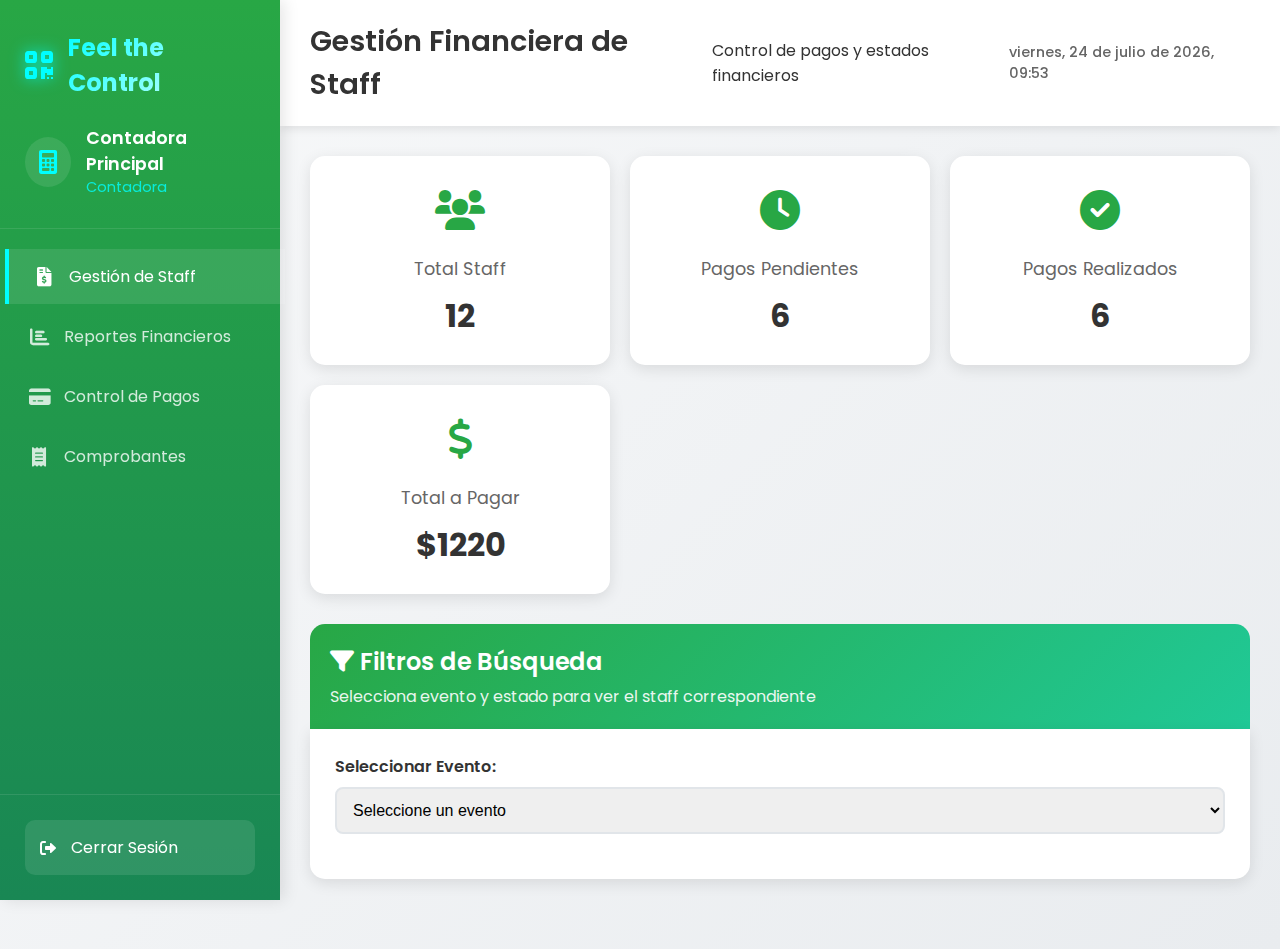
<file: contadora-dashboard.html>
<!DOCTYPE html>
<html lang="es">
<head>
    <meta charset="UTF-8">
    <meta name="viewport" content="width=device-width, initial-scale=1.0">
    <title>Dashboard Contadora - Feel the Control</title>
    <link rel="stylesheet" href="dashboard-styles.css">
    <link href="https://cdnjs.cloudflare.com/ajax/libs/font-awesome/6.0.0/css/all.min.css" rel="stylesheet">
    <link href="https://fonts.googleapis.com/css2?family=Poppins:wght@300;400;500;600;700&display=swap" rel="stylesheet">
    <style>
        .contadora-theme {
            --primary-color: #28a745;
            --secondary-color: #20c997;
            --accent-color: #198754;
        }

        .sidebar {
            background: linear-gradient(180deg, var(--primary-color) 0%, var(--accent-color) 100%);
        }

        .nav-link.active {
            background: var(--secondary-color);
        }

        .nav-link:hover {
            background: rgba(255,255,255,0.1);
        }

        .stat-card.revenue {
            background: linear-gradient(135deg, var(--primary-color), var(--secondary-color));
        }

        .management-section {
            margin-bottom: 40px;
        }

        .section-header {
            background: linear-gradient(135deg, var(--primary-color), var(--secondary-color));
            color: white;
            padding: 20px;
            border-radius: 15px 15px 0 0;
            margin-bottom: 0;
        }

        .section-title {
            font-size: 1.5rem;
            font-weight: 600;
            margin: 0;
        }

        .section-subtitle {
            opacity: 0.9;
            margin-top: 5px;
        }

        .filters-container {
            background: white;
            padding: 25px;
            border-radius: 0 0 15px 15px;
            box-shadow: 0 4px 15px rgba(0,0,0,0.1);
            margin-bottom: 20px;
        }

        .filter-group {
            display: grid;
            grid-template-columns: repeat(auto-fit, minmax(200px, 1fr));
            gap: 20px;
            margin-bottom: 20px;
        }

        .filter-item {
            display: flex;
            flex-direction: column;
        }

        .filter-label {
            font-weight: 600;
            color: #333;
            margin-bottom: 8px;
        }

        .filter-select {
            padding: 12px;
            border: 2px solid #e1e5e9;
            border-radius: 8px;
            font-size: 1rem;
            transition: all 0.3s ease;
        }

        .filter-select:focus {
            outline: none;
            border-color: var(--primary-color);
            box-shadow: 0 0 0 3px rgba(40,167,69,0.1);
        }

        .table-container {
            background: white;
            border-radius: 15px;
            overflow: hidden;
            box-shadow: 0 4px 15px rgba(0,0,0,0.1);
        }

        .staff-table {
            width: 100%;
            border-collapse: collapse;
        }

        .staff-table th {
            background: var(--primary-color);
            color: white;
            padding: 15px;
            text-align: left;
            font-weight: 600;
        }

        .staff-table td {
            padding: 15px;
            border-bottom: 1px solid #e1e5e9;
        }

        .staff-table tr:hover {
            background: #f8f9fa;
        }

        .status-badge {
            padding: 6px 12px;
            border-radius: 20px;
            font-size: 0.85rem;
            font-weight: 600;
            text-align: center;
            display: inline-block;
            min-width: 80px;
        }

        .status-pendiente {
            background: #fff3cd;
            color: #856404;
        }

        .status-pagado {
            background: #d1edff;
            color: #0c5460;
        }

        .action-btn {
            padding: 8px 15px;
            border: none;
            border-radius: 6px;
            cursor: pointer;
            font-size: 0.9rem;
            font-weight: 500;
            transition: all 0.3s ease;
            margin: 2px;
        }

        .btn-view {
            background: #0074D9;
            color: white;
        }

        .btn-view:hover {
            background: #005bb5;
        }

        .btn-pay {
            background: var(--primary-color);
            color: white;
        }

        .btn-pay:hover {
            background: var(--accent-color);
        }

        .btn-receipt {
            background: #6c757d;
            color: white;
        }

        .btn-receipt:hover {
            background: #5a6268;
        }

        .summary-cards {
            display: grid;
            grid-template-columns: repeat(auto-fit, minmax(250px, 1fr));
            gap: 20px;
            margin-bottom: 30px;
        }

        .summary-card {
            background: white;
            padding: 25px;
            border-radius: 15px;
            box-shadow: 0 4px 15px rgba(0,0,0,0.1);
            text-align: center;
        }

        .summary-icon {
            font-size: 2.5rem;
            margin-bottom: 15px;
            color: var(--primary-color);
        }

        .summary-title {
            font-size: 1.1rem;
            color: #666;
            margin-bottom: 10px;
        }

        .summary-value {
            font-size: 2rem;
            font-weight: 700;
            color: #333;
        }

        .no-data {
            text-align: center;
            padding: 40px;
            color: #666;
            font-style: italic;
        }
    </style>
</head>
<body class="contadora-theme">
    <!-- Sidebar -->
    <div class="sidebar">
        <div class="sidebar-header">
            <div class="logo">
                <i class="fas fa-qrcode"></i>
                <span>Feel the Control</span>
            </div>
            <div class="user-info">
                <div class="user-avatar">
                    <i class="fas fa-calculator"></i>
                </div>
                <div class="user-details">
                    <span class="user-name" id="userName">Contadora Principal</span>
                    <span class="user-role">Contadora</span>
                </div>
            </div>
        </div>

        <nav class="sidebar-nav">
            <ul>
                <li class="nav-item active">
                    <a href="#gestion" class="nav-link">
                        <i class="fas fa-file-invoice-dollar"></i>
                        <span>Gestión de Staff</span>
                    </a>
                </li>
                <li class="nav-item">
                    <a href="#reportes" class="nav-link">
                        <i class="fas fa-chart-bar"></i>
                        <span>Reportes Financieros</span>
                    </a>
                </li>
                <li class="nav-item">
                    <a href="#pagos" class="nav-link">
                        <i class="fas fa-credit-card"></i>
                        <span>Control de Pagos</span>
                    </a>
                </li>
                <li class="nav-item">
                    <a href="#comprobantes" class="nav-link">
                        <i class="fas fa-receipt"></i>
                        <span>Comprobantes</span>
                    </a>
                </li>
            </ul>
        </nav>

        <div class="sidebar-footer">
            <button class="logout-btn" onclick="logout()">
                <i class="fas fa-sign-out-alt"></i>
                <span>Cerrar Sesión</span>
            </button>
        </div>
    </div>

    <!-- Main Content -->
    <div class="main-content">
        <header class="top-header">
            <div class="header-left">
                <h1>Gestión Financiera de Staff</h1>
                <p>Control de pagos y estados financieros</p>
            </div>
            <div class="header-right">
                <div class="date-time" id="dateTime"></div>
            </div>
        </header>

        <div class="dashboard-content">
            <!-- Resumen General -->
            <div class="summary-cards">
                <div class="summary-card">
                    <div class="summary-icon">
                        <i class="fas fa-users"></i>
                    </div>
                    <div class="summary-title">Total Staff</div>
                    <div class="summary-value" id="totalStaff">0</div>
                </div>
                <div class="summary-card">
                    <div class="summary-icon">
                        <i class="fas fa-clock"></i>
                    </div>
                    <div class="summary-title">Pagos Pendientes</div>
                    <div class="summary-value" id="pagosPendientes">0</div>
                </div>
                <div class="summary-card">
                    <div class="summary-icon">
                        <i class="fas fa-check-circle"></i>
                    </div>
                    <div class="summary-title">Pagos Realizados</div>
                    <div class="summary-value" id="pagosRealizados">0</div>
                </div>
                <div class="summary-card">
                    <div class="summary-icon">
                        <i class="fas fa-dollar-sign"></i>
                    </div>
                    <div class="summary-title">Total a Pagar</div>
                    <div class="summary-value" id="totalPagar">$0</div>
                </div>
            </div>

            <!-- Sección de Gestión -->
            <div class="management-section">
                <div class="section-header">
                    <h2 class="section-title">
                        <i class="fas fa-filter"></i>
                        Filtros de Búsqueda
                    </h2>
                    <p class="section-subtitle">Selecciona evento y estado para ver el staff correspondiente</p>
                </div>

                <div class="filters-container">
                    <div class="filter-group">
                        <div class="filter-item">
                            <label class="filter-label">Seleccionar Evento:</label>
                            <select id="eventoSelect" class="filter-select">
                                <option value="">Seleccione un evento</option>
                                <option value="Evento 1">Evento 1</option>
                                <option value="Evento 2">Evento 2</option>
                                <option value="Evento 3">Evento 3</option>
                            </select>
                        </div>
                        <div class="filter-item" id="estadoSelectContainer" style="display: none;">
                            <label class="filter-label">Seleccionar Estado:</label>
                            <select id="estadoSelect" class="filter-select">
                                <option value="">Seleccione un estado</option>
                                <option value="Pendiente">Staff Pendientes</option>
                                <option value="Pagado">Staff Pagados</option>
                            </select>
                        </div>
                    </div>
                </div>
            </div>

            <!-- Tabla de Staff -->
            <div class="table-container" id="tablaContainer" style="display: none;">
                <table class="staff-table">
                    <thead>
                        <tr>
                            <th>Cédula</th>
                            <th>Nombre</th>
                            <th>Valor</th>
                            <th>Archivo</th>
                            <th>Estado</th>
                            <th>Acciones</th>
                        </tr>
                    </thead>
                    <tbody id="staffTableBody">
                        <!-- Los datos se cargarán dinámicamente -->
                    </tbody>
                </table>
            </div>

            <div class="no-data" id="noDataMessage" style="display: none;">
                <i class="fas fa-inbox fa-3x" style="color: #ddd; margin-bottom: 20px;"></i>
                <h3>No hay datos disponibles</h3>
                <p>Selecciona un evento y estado para ver la información del staff</p>
            </div>
        </div>
    </div>

    <script src="contadora-dashboard.js"></script>
</body>
</html>
</file>
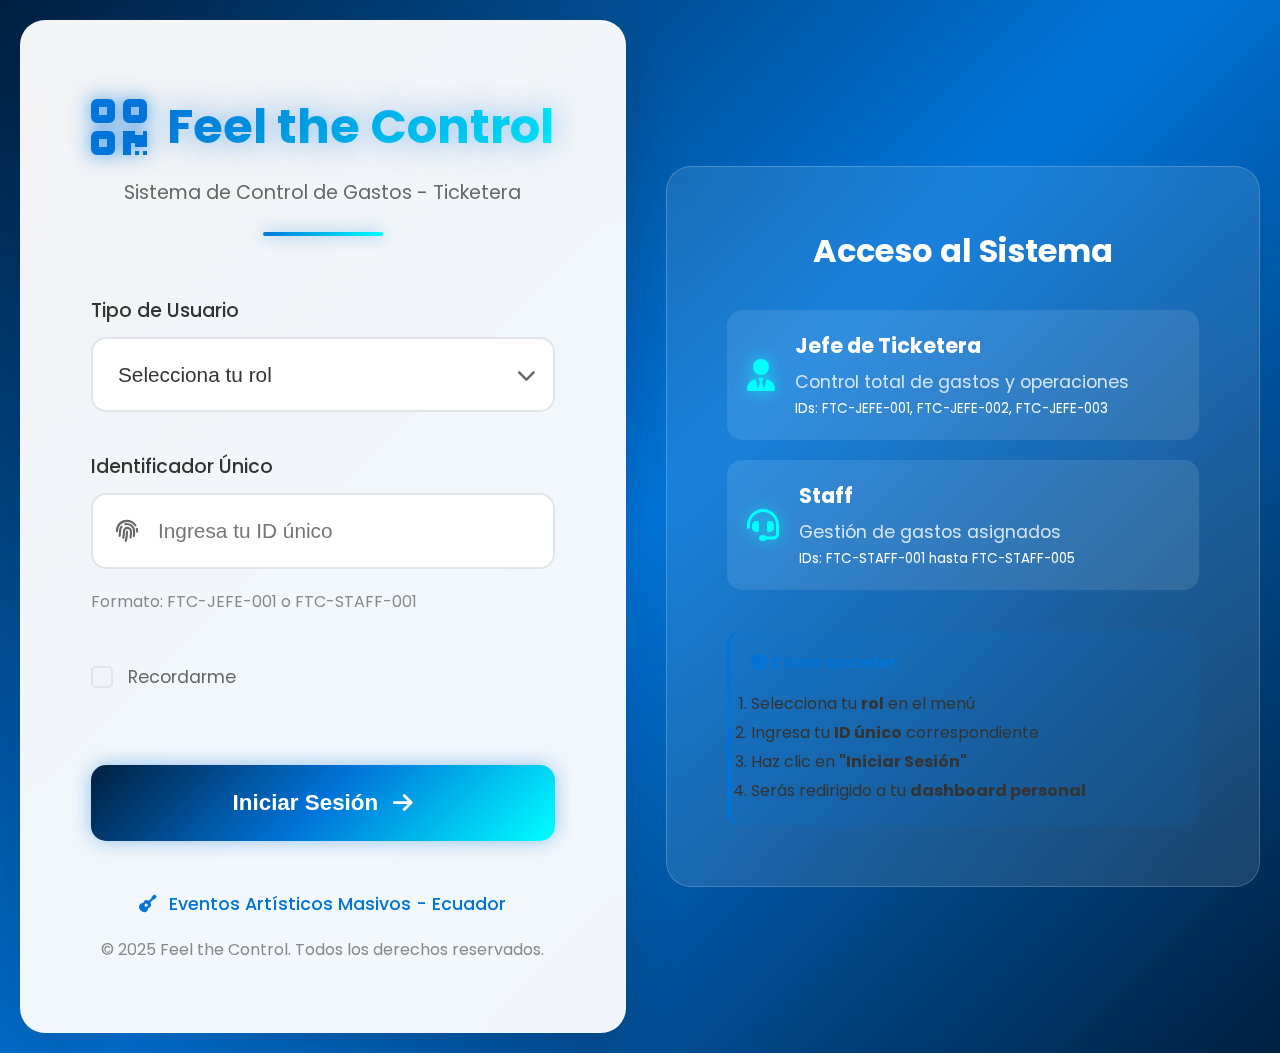
<file: index-backup.html>
<!DOCTYPE html>
<html lang="es">
<head>
    <meta charset="UTF-8">
    <meta name="viewport" content="width=device-width, initial-scale=1.0">
    <title>Feel the Control - Sistema de Login</title>
    <link rel="stylesheet" href="styles.css">
    <link href="https://cdnjs.cloudflare.com/ajax/libs/font-awesome/6.0.0/css/all.min.css" rel="stylesheet">
    <link href="https://fonts.googleapis.com/css2?family=Poppins:wght@300;400;500;600;700&display=swap" rel="stylesheet">
</head>
<body>
    <div class="background-animation">
        <div class="ticket-float ticket-1"></div>
        <div class="ticket-float ticket-2"></div>
        <div class="ticket-float ticket-3"></div>
        <div class="ticket-float ticket-4"></div>
        <div class="ticket-float ticket-5"></div>
    </div>

    <div class="login-container">
        <div class="login-card">
            <div class="header">
                <div class="logo-container">
                    <i class="fas fa-qrcode logo-icon"></i>
                    <h1>Feel the Control</h1>
                </div>
                <p class="subtitle">Sistema de Control de Gastos - Ticketera</p>
                <div class="decorative-line"></div>
            </div>

            <form class="login-form" id="loginForm">
                <div class="input-group">
                    <label for="userRole">Tipo de Usuario</label>
                    <div class="select-wrapper">
                        <select id="userRole" name="userRole" required>
                            <option value="">Selecciona tu rol</option>
                            <option value="jefe">Jefe de Ticketera</option>
                            <option value="staff">Staff</option>
                        </select>
                        <i class="fas fa-chevron-down select-arrow"></i>
                    </div>
                </div>

                <div class="input-group">
                    <label for="userId">Identificador Único</label>
                    <div class="input-wrapper">
                        <i class="fas fa-fingerprint input-icon"></i>
                        <input type="text" id="userId" name="userId" placeholder="Ingresa tu ID único" required>
                    </div>
                    <small class="input-hint">Formato: FTC-JEFE-001 o FTC-STAFF-001</small>
                </div>

                <div class="remember-forgot">
                    <label class="remember-me">
                        <input type="checkbox" id="rememberMe">
                        <span class="checkmark"></span>
                        Recordarme
                    </label>
                </div>

                <button type="submit" class="login-btn">
                    <span class="btn-text">Iniciar Sesión</span>
                    <i class="fas fa-arrow-right btn-icon"></i>
                </button>
            </form>

            <div class="footer">
                <div class="event-info">
                    <i class="fas fa-guitar"></i>
                    <span>Eventos Artísticos Masivos - Ecuador</span>
                </div>
                <p class="copyright">&copy; 2025 Feel the Control. Todos los derechos reservados.</p>
            </div>
        </div>

        <div class="info-panel">
            <div class="panel-content">
                <h3>Acceso al Sistema</h3>
                <div class="role-info">
                    <div class="role-item">
                        <i class="fas fa-user-tie"></i>
                        <div>
                            <strong>Jefe de Ticketera</strong>
                            <p>Control total de gastos y operaciones</p>
                            <small>IDs: FTC-JEFE-001, FTC-JEFE-002, FTC-JEFE-003</small>
                        </div>
                    </div>
                    <div class="role-item">
                        <i class="fas fa-headset"></i>
                        <div>
                            <strong>Staff</strong>
                            <p>Gestión de gastos asignados</p>
                            <small>IDs: FTC-STAFF-001 hasta FTC-STAFF-005</small>
                        </div>
                    </div>
                </div>
                <div style="background: rgba(0, 116, 217, 0.1); padding: 20px; border-radius: 15px; margin-top: 30px; border-left: 4px solid #0074D9;">
                    <h4 style="color: #0074D9; margin-bottom: 15px;">
                        <i class="fas fa-info-circle"></i> Cómo acceder:
                    </h4>
                    <ol style="color: #333; line-height: 1.8;">
                        <li>Selecciona tu <strong>rol</strong> en el menú</li>
                        <li>Ingresa tu <strong>ID único</strong> correspondiente</li>
                        <li>Haz clic en <strong>"Iniciar Sesión"</strong></li>
                        <li>Serás redirigido a tu <strong>dashboard personal</strong></li>
                    </ol>
                </div>
            </div>
        </div>
    </div>

    <script src="script-simple.js"></script>
</body>
</html>
</file>
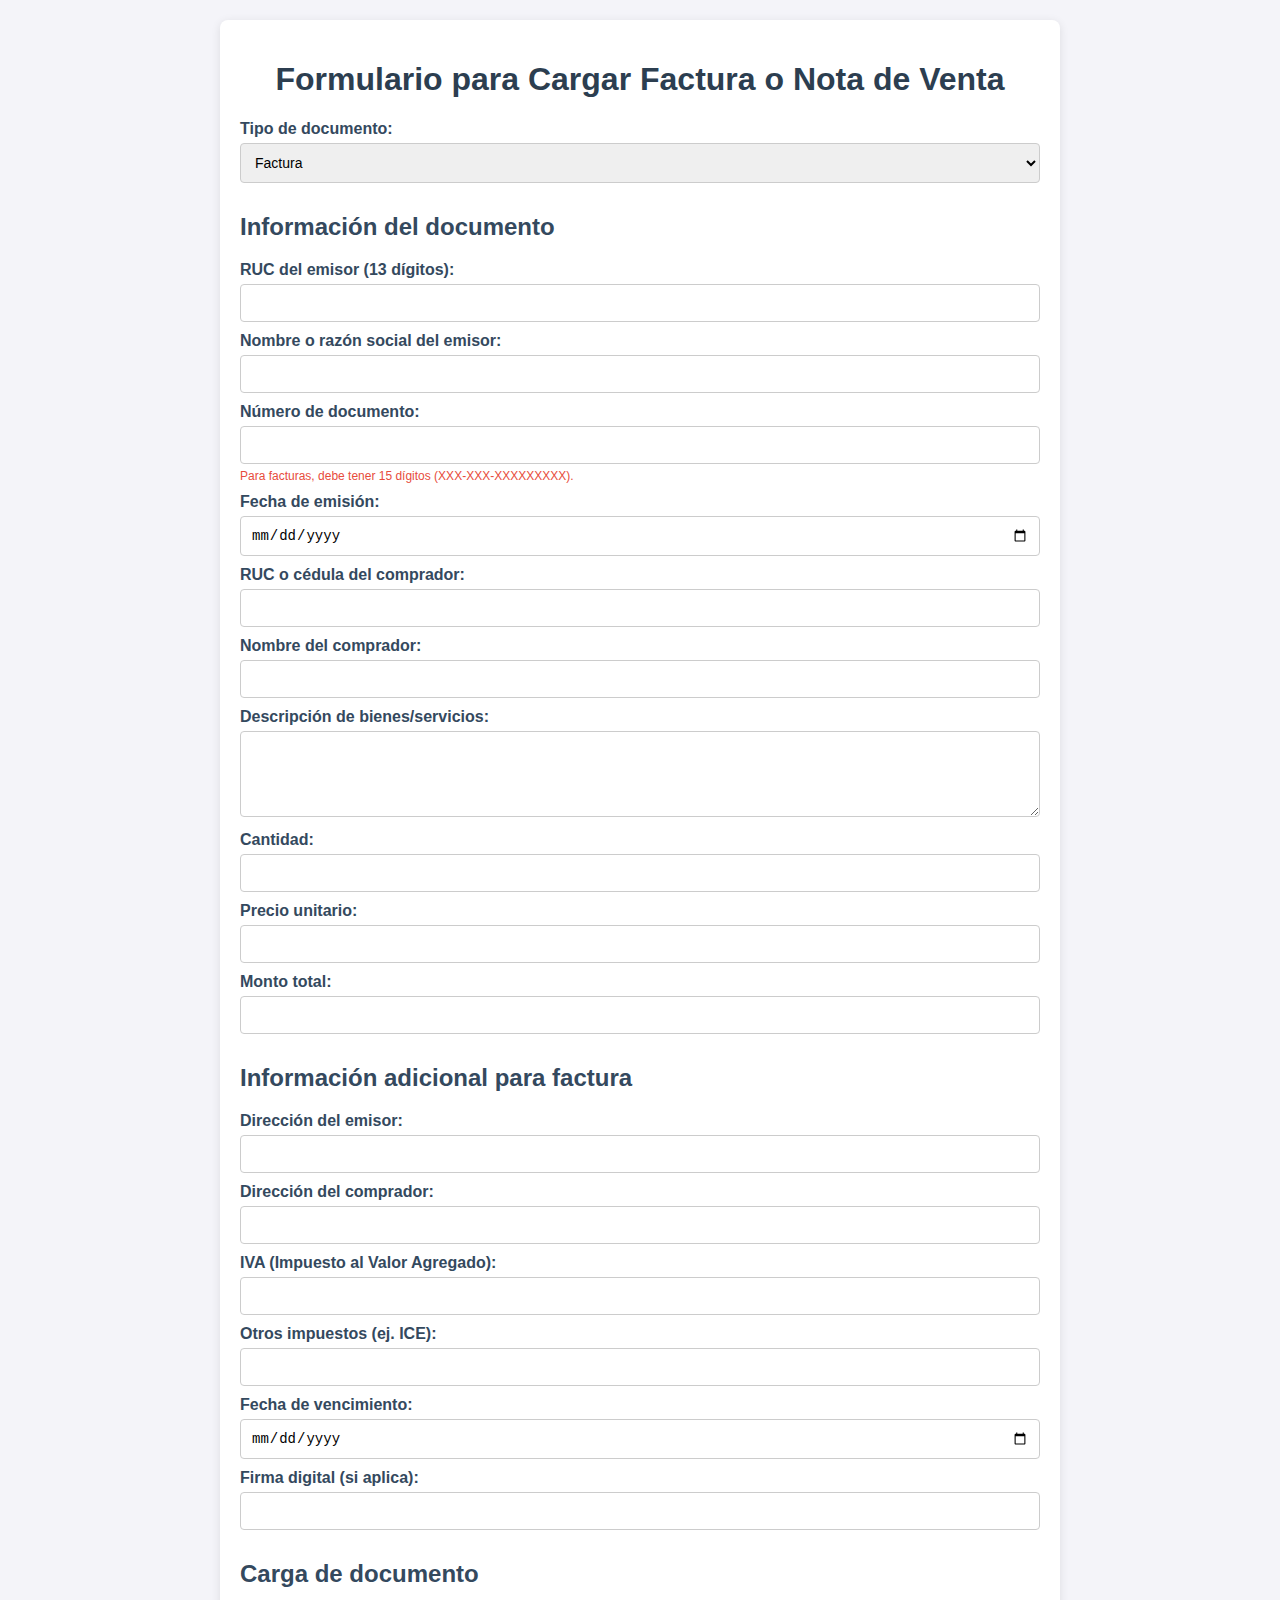
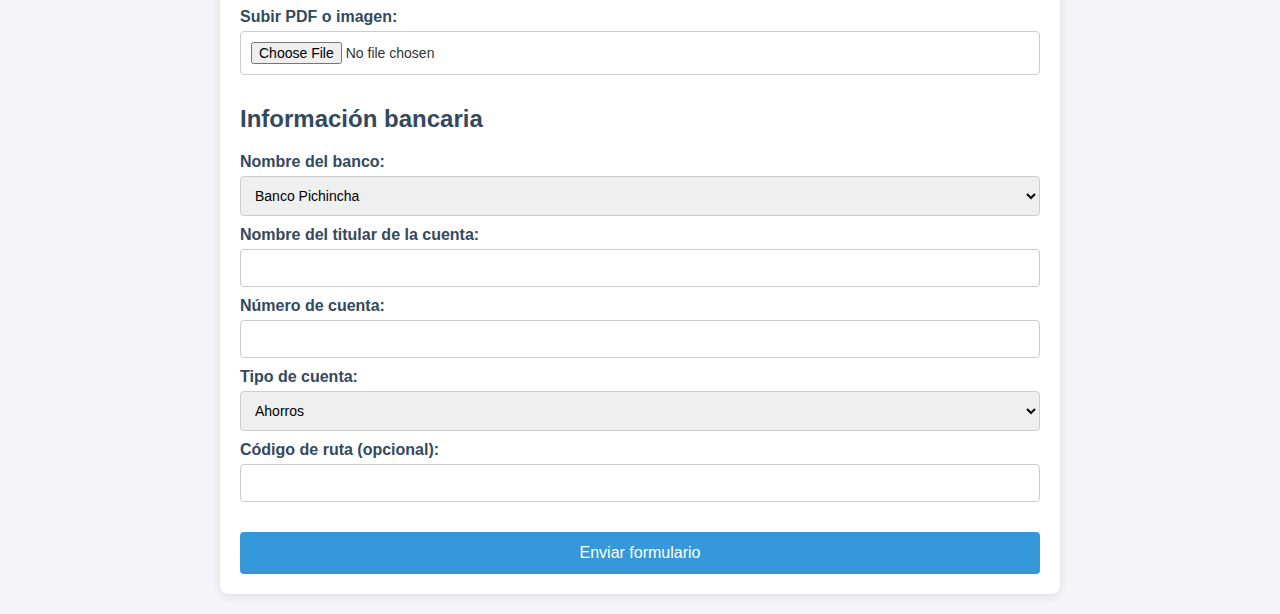
<file: InterfazStaff.html>
<!DOCTYPE html>
<html lang="es">
<head>
    <meta charset="UTF-8">
    <meta name="viewport" content="width=device-width, initial-scale=1.0">
    <title>Formulario para Factura o Nota de Venta</title>
    <style>
        body {
            font-family: 'Arial', sans-serif;
            margin: 0;
            padding: 20px;
            background-color: #f4f4f9;
            color: #333;
        }
        .container {
            max-width: 800px;
            margin: 0 auto;
            padding: 20px;
            background-color: #fff;
            border-radius: 8px;
            box-shadow: 0 2px 10px rgba(0,0,0,0.1);
        }
        h1 {
            text-align: center;
            color: #2c3e50;
        }
        h2 {
            color: #34495e;
            margin-top: 20px;
        }
        .form-section {
            margin-bottom: 20px;
        }
        label {
            display: block;
            margin-bottom: 5px;
            font-weight: bold;
            color: #34495e;
        }
        input, select, textarea {
            width: 100%;
            padding: 10px;
            margin-bottom: 10px;
            border: 1px solid #ccc;
            border-radius: 4px;
            box-sizing: border-box;
            font-size: 14px;
        }
        input:focus, select:focus, textarea:focus {
            border-color: #3498db;
            outline: none;
        }
        .hidden {
            display: none;
        }
        button {
            background-color: #3498db;
            color: white;
            padding: 12px 20px;
            border: none;
            border-radius: 4px;
            cursor: pointer;
            width: 100%;
            font-size: 16px;
        }
        button:hover {
            background-color: #2980b9;
        }
        .legend-note {
            background-color: #e8f4f8;
            padding: 10px;
            border-left: 4px solid #3498db;
            margin-bottom: 10px;
            font-size: 14px;
        }
        .error {
            color: #e74c3c;
            font-size: 12px;
            margin-top: -5px;
            margin-bottom: 10px;
            display: none;
        }
        @media (max-width: 600px) {
            .container {
                padding: 15px;
            }
            button {
                font-size: 14px;
            }
        }
    </style>
</head>
<body>
    <div class="container">
        <h1>Formulario para Cargar Factura o Nota de Venta</h1>
        <form id="documentForm" enctype="multipart/form-data">
            <!-- Selección del tipo de documento -->
            <div class="form-section">
                <label for="documentType">Tipo de documento:</label>
                <select id="documentType" name="documentType" onchange="toggleFields()">
                    <option value="factura">Factura</option>
                    <option value="notaVenta">Nota de Venta</option>
                </select>
            </div>

            <!-- Campos comunes -->
            <div class="form-section" id="commonFields">
                <h2>Información del documento</h2>
                <label for="issuerRUC">RUC del emisor (13 dígitos):</label>
                <input type="text" id="issuerRUC" name="issuerRUC" pattern="\d{13}" title="Debe contener 13 dígitos" required>
                <span class="error" id="issuerRUCError">El RUC debe contener 13 dígitos.</span>

                <label for="issuerName">Nombre o razón social del emisor:</label>
                <input type="text" id="issuerName" name="issuerName" required>

                <label for="documentNumber">Número de documento:</label>
                <input type="text" id="documentNumber" name="documentNumber" required>
                <span class="error" id="documentNumberError">Para facturas, debe tener 15 dígitos (XXX-XXX-XXXXXXXXX).</span>

                <label for="issueDate">Fecha de emisión:</label>
                <input type="date" id="issueDate" name="issueDate" required>

                <label for="buyerID">RUC o cédula del comprador:</label>
                <input type="text" id="buyerID" name="buyerID" required>

                <label for="buyerName">Nombre del comprador:</label>
                <input type="text" id="buyerName" name="buyerName" required>

                <label for="description">Descripción de bienes/servicios:</label>
                <textarea id="description" name="description" rows="4" required></textarea>

                <label for="quantity">Cantidad:</label>
                <input type="number" id="quantity" name="quantity" min="1" required>

                <label for="unitPrice">Precio unitario:</label>
                <input type="number" id="unitPrice" name="unitPrice" step="0.01" min="0" required>

                <label for="totalAmount">Monto total:</label>
                <input type="number" id="totalAmount" name="totalAmount" step="0.01" min="0" required>
            </div>

            <!-- Campos específicos para factura -->
            <div id="invoiceFields" class="form-section hidden">
                <h2>Información adicional para factura</h2>
                <label for="issuerAddress">Dirección del emisor:</label>
                <input type="text" id="issuerAddress" name="issuerAddress">

                <label for="buyerAddress">Dirección del comprador:</label>
                <input type="text" id="buyerAddress" name="buyerAddress">

                <label for="iva">IVA (Impuesto al Valor Agregado):</label>
                <input type="number" id="iva" name="iva" step="0.01" min="0">

                <label for="otherTaxes">Otros impuestos (ej. ICE):</label>
                <input type="number" id="otherTaxes" name="otherTaxes" step="0.01" min="0">

                <label for="expirationDate">Fecha de vencimiento:</label>
                <input type="date" id="expirationDate" name="expirationDate">

                <label for="digitalSignature">Firma digital (si aplica):</label>
                <input type="text" id="digitalSignature" name="digitalSignature">
            </div>

            <!-- Leyenda para nota de venta RIMPE -->
            <div id="notaVentaLegend" class="form-section hidden">
                <h2>Leyenda para Nota de Venta RIMPE</h2>
                <div class="legend-note">
                    <p>Debe incluir la leyenda: <strong>"Contribuyente RIMPE – Negocio Popular"</strong></p>
                </div>
            </div>

            <!-- Carga de documento -->
            <div class="form-section">
                <h2>Carga de documento</h2>
                <label for="documentFile">Subir PDF o imagen:</label>
                <input type="file" id="documentFile" name="documentFile" accept=".pdf,.jpg,.png" required>
                <span class="error" id="documentFileError">Por favor, suba un archivo en formato PDF, JPG o PNG.</span>
            </div>

            <!-- Información bancaria -->
            <div class="form-section">
                <h2>Información bancaria</h2>
                <label for="bankName">Nombre del banco:</label>
                <select id="bankName" name="bankName" onchange="toggleBankField()">
                    <option value="Banco Pichincha">Banco Pichincha</option>
                    <option value="Banco Guayaquil">Banco Guayaquil</option>
                    <option value="Banco del Pacífico">Banco del Pacífico</option>
                    <option value="Produbanco">Produbanco</option>
                    <option value="Banco Internacional">Banco Internacional</option>
                    <option value="Banco Bolivariano">Banco Bolivariano</option>
                    <option value="Banco del Austro">Banco del Austro</option>
                    <option value="Banco de Desarrollo del Ecuador">Banco de Desarrollo del Ecuador</option>
                    <option value="other">Otro</option>
                </select>
                <input type="text" id="otherBank" name="otherBank" placeholder="Especifique el banco" class="hidden">

                <label for="accountHolder">Nombre del titular de la cuenta:</label>
                <input type="text" id="accountHolder" name="accountHolder" required>

                <label for="accountNumber">Número de cuenta:</label>
                <input type="text" id="accountNumber" name="accountNumber" required>
                <span class="error" id="accountNumberError">El número de cuenta debe ser válido (10-20 dígitos).</span>

                <label for="accountType">Tipo de cuenta:</label>
                <select id="accountType" name="accountType" required>
                    <option value="ahorros">Ahorros</option>
                    <option value="corriente">Corriente</option>
                </select>

                <label for="routingCode">Código de ruta (opcional):</label>
                <input type="text" id="routingCode" name="routingCode">
            </div>

            <!-- Botón de envío -->
            <button type="submit">Enviar formulario</button>
        </form>
    </div>

    <script>
        function toggleFields() {
            const documentType = document.getElementById('documentType').value;
            const invoiceFields = document.getElementById('invoiceFields');
            const notaVentaLegend = document.getElementById('notaVentaLegend');
            const documentNumber = document.getElementById('documentNumber');
            const documentNumberError = document.getElementById('documentNumberError');

            if (documentType === 'factura') {
                invoiceFields.classList.remove('hidden');
                notaVentaLegend.classList.add('hidden');
                documentNumber.pattern = "\\d{3}-\\d{3}-\\d{9}";
                documentNumber.title = "Debe tener 15 dígitos (XXX-XXX-XXXXXXXXX)";
                documentNumberError.style.display = 'block';
            } else {
                invoiceFields.classList.add('hidden');
                notaVentaLegend.classList.remove('hidden');
                documentNumber.pattern = "";
                documentNumber.title = "";
                documentNumberError.style.display = 'none';
            }
        }

        function toggleBankField() {
            const bankName = document.getElementById('bankName').value;
            const otherBank = document.getElementById('otherBank');
            if (bankName === 'other') {
                otherBank.classList.remove('hidden');
                otherBank.setAttribute('required', 'required');
            } else {
                otherBank.classList.add('hidden');
                otherBank.removeAttribute('required');
            }
        }

        // Validación del formulario
        document.getElementById('documentForm').addEventListener('submit', function(event) {
            let valid = true;

            // Validar RUC
            const issuerRUC = document.getElementById('issuerRUC').value;
            const issuerRUCError = document.getElementById('issuerRUCError');
            if (!/^\d{13}$/.test(issuerRUC)) {
                issuerRUCError.style.display = 'block';
                valid = false;
            } else {
                issuerRUCError.style.display = 'none';
            }

            // Validar número de documento para factura
            const documentType = document.getElementById('documentType').value;
            const documentNumber = document.getElementById('documentNumber').value;
            const documentNumberError = document.getElementById('documentNumberError');
            if (documentType === 'factura' && !/^\d{3}-\d{3}-\d{9}$/.test(documentNumber)) {
                documentNumberError.style.display = 'block';
                valid = false;
            } else {
                documentNumberError.style.display = 'none';
            }

            // Validar archivo
            const documentFile = document.getElementById('documentFile').value;
            const documentFileError = document.getElementById('documentFileError');
            if (!documentFile.match(/\.(pdf|jpg|png)$/i)) {
                documentFileError.style.display = 'block';
                valid = false;
            } else {
                documentFileError.style.display = 'none';
            }

            // Validar número de cuenta
            const accountNumber = document.getElementById('accountNumber').value;
            const accountNumberError = document.getElementById('accountNumberError');
            if (!/^\d{10,20}$/.test(accountNumber)) {
                accountNumberError.style.display = 'block';
                valid = false;
            } else {
                accountNumberError.style.display = 'none';
            }

            if (!valid) {
                event.preventDefault();
                alert('Por favor, corrija los errores en el formulario.');
            }
        });

        // Inicializar visibilidad de campos
        toggleFields();
    </script>
</body>
</html>
</file>
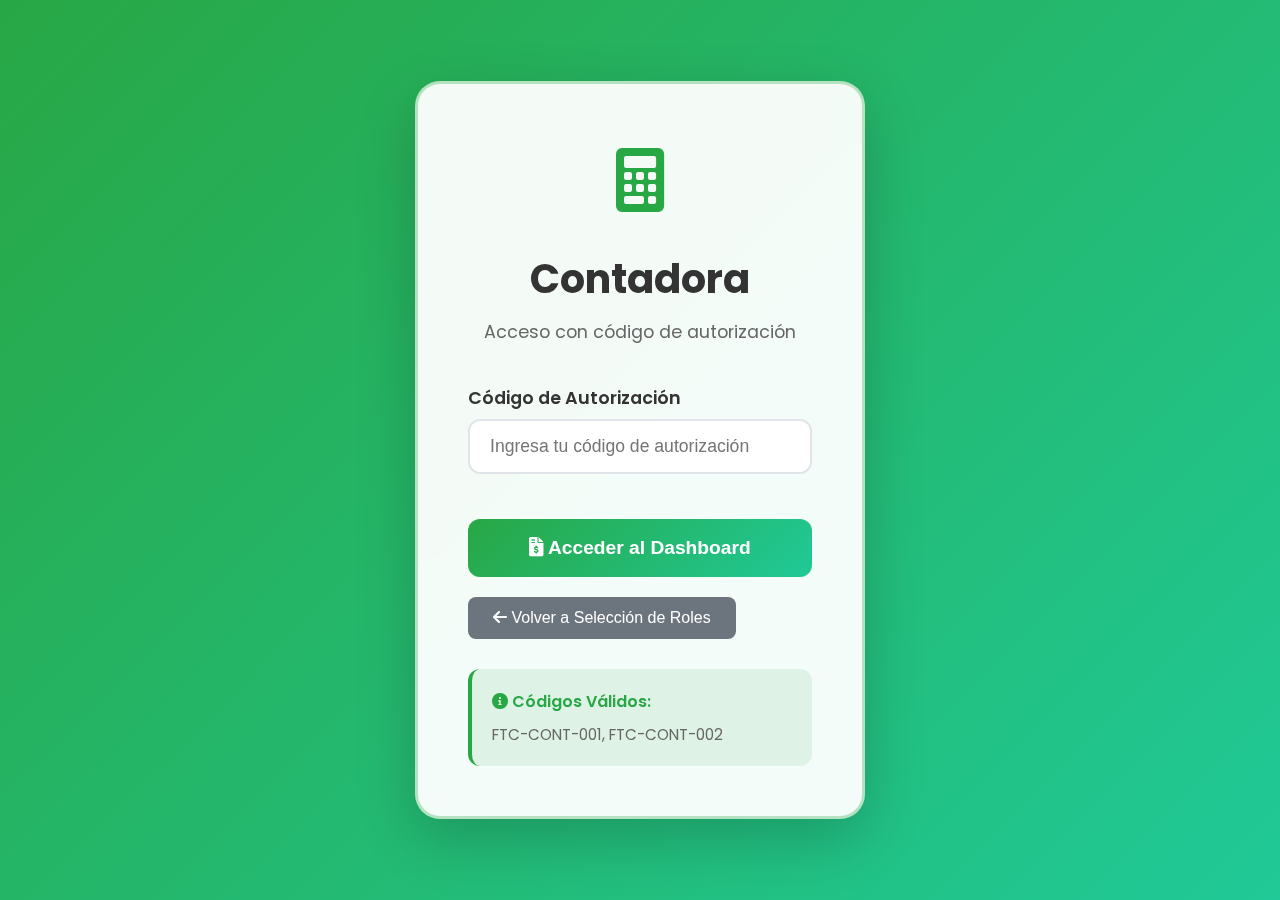
<file: login-contadora.html>
<!DOCTYPE html>
<html lang="es">
<head>
    <meta charset="UTF-8">
    <meta name="viewport" content="width=device-width, initial-scale=1.0">
    <title>Feel the Control - Acceso Contadora</title>
    <link rel="stylesheet" href="styles.css">
    <link href="https://cdnjs.cloudflare.com/ajax/libs/font-awesome/6.0.0/css/all.min.css" rel="stylesheet">
    <link href="https://fonts.googleapis.com/css2?family=Poppins:wght@300;400;500;600;700&display=swap" rel="stylesheet">
    <style>
        .login-specific {
            min-height: 100vh;
            background: linear-gradient(135deg, #28a745 0%, #20c997 100%);
            display: flex;
            align-items: center;
            justify-content: center;
            padding: 20px;
        }

        .login-card-specific {
            background: rgba(255,255,255,0.95);
            border-radius: 25px;
            padding: 50px;
            max-width: 450px;
            width: 100%;
            box-shadow: 0 20px 60px rgba(0,0,0,0.2);
            backdrop-filter: blur(10px);
            border: 3px solid rgba(40,167,69,0.3);
        }

        .role-header {
            text-align: center;
            margin-bottom: 40px;
        }

        .role-icon-large {
            font-size: 4rem;
            color: #28a745;
            margin-bottom: 20px;
        }

        .role-title-large {
            font-size: 2.5rem;
            font-weight: 700;
            color: #333;
            margin-bottom: 10px;
        }

        .role-subtitle {
            color: #666;
            font-size: 1.1rem;
        }

        .auth-form {
            margin-top: 30px;
        }

        .input-group-specific {
            margin-bottom: 25px;
        }

        .input-label {
            display: block;
            font-weight: 600;
            color: #333;
            margin-bottom: 8px;
            font-size: 1.1rem;
        }

        .input-field {
            width: 100%;
            padding: 15px 20px;
            border: 2px solid #e1e5e9;
            border-radius: 12px;
            font-size: 1.1rem;
            transition: all 0.3s ease;
            box-sizing: border-box;
        }

        .input-field:focus {
            outline: none;
            border-color: #28a745;
            box-shadow: 0 0 0 3px rgba(40,167,69,0.1);
        }

        .auth-btn {
            width: 100%;
            background: linear-gradient(135deg, #28a745, #20c997);
            color: white;
            border: none;
            padding: 18px;
            border-radius: 12px;
            font-size: 1.2rem;
            font-weight: 600;
            cursor: pointer;
            transition: all 0.3s ease;
            margin-top: 20px;
        }

        .auth-btn:hover {
            transform: translateY(-2px);
            box-shadow: 0 8px 25px rgba(40,167,69,0.3);
        }

        .back-btn {
            background: #6c757d;
            color: white;
            border: none;
            padding: 12px 25px;
            border-radius: 8px;
            cursor: pointer;
            font-size: 1rem;
            margin-top: 20px;
            transition: all 0.3s ease;
        }

        .back-btn:hover {
            background: #5a6268;
        }

        .info-box {
            background: rgba(40,167,69,0.1);
            padding: 20px;
            border-radius: 12px;
            margin-top: 30px;
            border-left: 4px solid #28a745;
        }

        .info-title {
            font-weight: 600;
            color: #28a745;
            margin-bottom: 10px;
        }

        .info-text {
            color: #666;
            font-size: 0.95rem;
            line-height: 1.5;
        }
    </style>
</head>
<body>
    <div class="login-specific">
        <div class="login-card-specific">
            <div class="role-header">
                <div class="role-icon-large">
                    <i class="fas fa-calculator"></i>
                </div>
                <h1 class="role-title-large">Contadora</h1>
                <p class="role-subtitle">Acceso con código de autorización</p>
            </div>

            <form class="auth-form" id="contadoraLoginForm">
                <div class="input-group-specific">
                    <label class="input-label" for="contadoraCode">Código de Autorización</label>
                    <input 
                        type="password" 
                        id="contadoraCode" 
                        name="contadoraCode" 
                        class="input-field"
                        placeholder="Ingresa tu código de autorización"
                        required
                        autocomplete="off"
                    >
                </div>

                <button type="submit" class="auth-btn">
                    <i class="fas fa-file-invoice-dollar"></i>
                    Acceder al Dashboard
                </button>
            </form>

            <button class="back-btn" onclick="goBack()">
                <i class="fas fa-arrow-left"></i>
                Volver a Selección de Roles
            </button>

            <div class="info-box">
                <div class="info-title">
                    <i class="fas fa-info-circle"></i>
                    Códigos Válidos:
                </div>
                <div class="info-text">
                    FTC-CONT-001, FTC-CONT-002
                </div>
            </div>
        </div>
    </div>

    <script>
        // Datos de contadoras
        const contadoras = [
            { code: 'FTC-CONT-001', name: 'Contadora Principal' },
            { code: 'FTC-CONT-002', name: 'Contadora Auxiliar' }
        ];

        document.getElementById('contadoraLoginForm').addEventListener('submit', function(e) {
            e.preventDefault();
            
            const code = document.getElementById('contadoraCode').value.trim().toUpperCase();
            
            if (!code) {
                alert('❌ Por favor ingresa el código de autorización');
                return;
            }

            const contadora = contadoras.find(c => c.code === code);
            
            if (contadora) {
                // Guardar datos de sesión
                localStorage.setItem('currentUser', JSON.stringify({
                    id: contadora.code,
                    name: contadora.name,
                    role: 'contadora',
                    loginTime: new Date().toISOString()
                }));

                alert(`🎉 ¡Bienvenida ${contadora.name}!\nAccediendo al dashboard...`);
                
                setTimeout(() => {
                    window.location.href = 'contadora-dashboard.html';
                }, 1000);
                
            } else {
                alert('❌ Código de autorización inválido\n\nCódigos válidos:\n' + 
                      contadoras.map(c => c.code).join('\n'));
            }
        });

        function goBack() {
            window.location.href = 'index.html';
        }

        // Efecto de focus en el input
        document.getElementById('contadoraCode').addEventListener('focus', function() {
            this.parentElement.style.transform = 'scale(1.02)';
        });

        document.getElementById('contadoraCode').addEventListener('blur', function() {
            this.parentElement.style.transform = 'scale(1)';
        });
    </script>
</body>
</html>
</file>
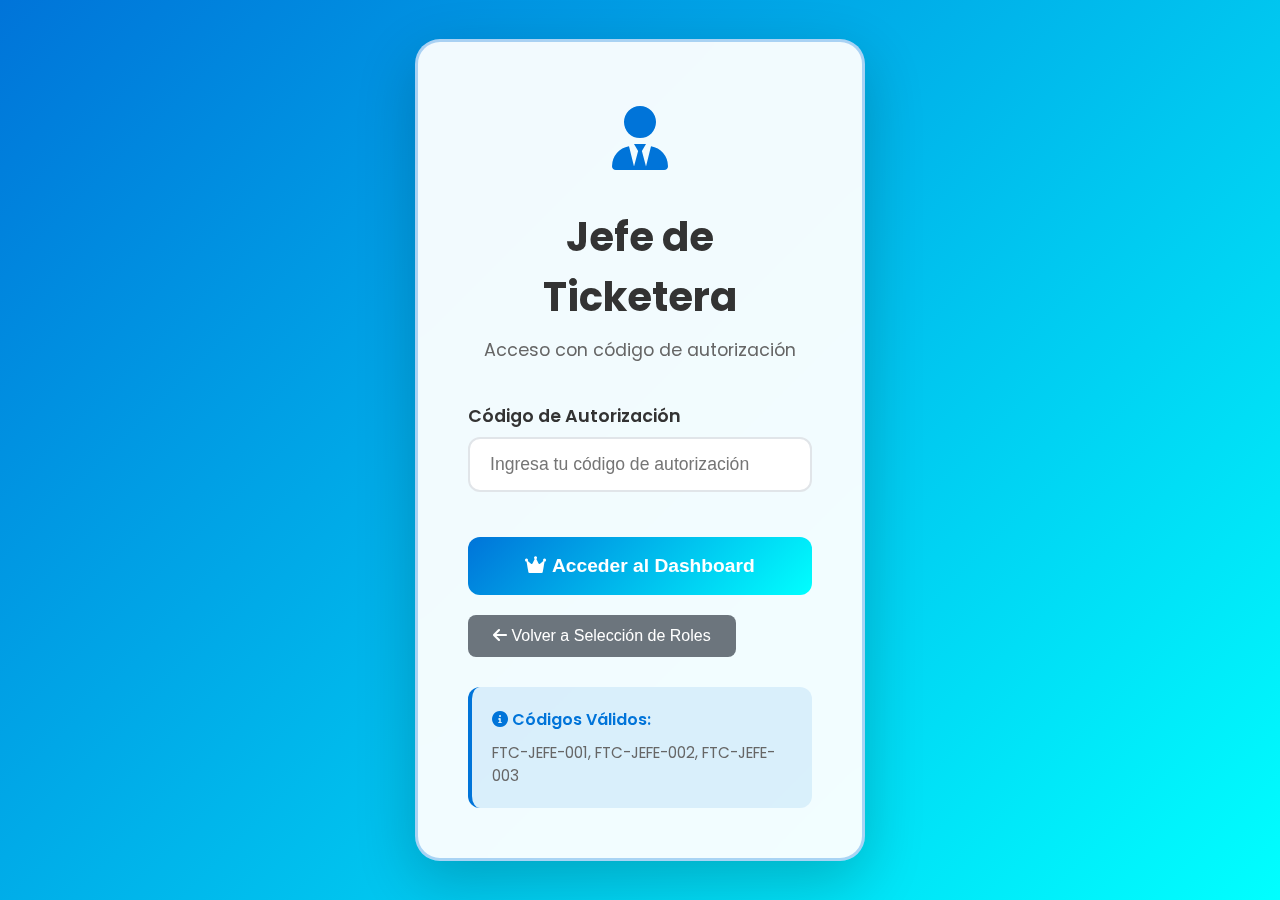
<file: login-jefe.html>
<!DOCTYPE html>
<html lang="es">
<head>
    <meta charset="UTF-8">
    <meta name="viewport" content="width=device-width, initial-scale=1.0">
    <title>Feel the Control - Acceso Jefe</title>
    <link rel="stylesheet" href="styles.css">
    <link href="https://cdnjs.cloudflare.com/ajax/libs/font-awesome/6.0.0/css/all.min.css" rel="stylesheet">
    <link href="https://fonts.googleapis.com/css2?family=Poppins:wght@300;400;500;600;700&display=swap" rel="stylesheet">
    <style>
        .login-specific {
            min-height: 100vh;
            background: linear-gradient(135deg, #0074D9 0%, #00FFFF 100%);
            display: flex;
            align-items: center;
            justify-content: center;
            padding: 20px;
        }

        .login-card-specific {
            background: rgba(255,255,255,0.95);
            border-radius: 25px;
            padding: 50px;
            max-width: 450px;
            width: 100%;
            box-shadow: 0 20px 60px rgba(0,0,0,0.2);
            backdrop-filter: blur(10px);
            border: 3px solid rgba(0,116,217,0.3);
        }

        .role-header {
            text-align: center;
            margin-bottom: 40px;
        }

        .role-icon-large {
            font-size: 4rem;
            color: #0074D9;
            margin-bottom: 20px;
        }

        .role-title-large {
            font-size: 2.5rem;
            font-weight: 700;
            color: #333;
            margin-bottom: 10px;
        }

        .role-subtitle {
            color: #666;
            font-size: 1.1rem;
        }

        .auth-form {
            margin-top: 30px;
        }

        .input-group-specific {
            margin-bottom: 25px;
        }

        .input-label {
            display: block;
            font-weight: 600;
            color: #333;
            margin-bottom: 8px;
            font-size: 1.1rem;
        }

        .input-field {
            width: 100%;
            padding: 15px 20px;
            border: 2px solid #e1e5e9;
            border-radius: 12px;
            font-size: 1.1rem;
            transition: all 0.3s ease;
            box-sizing: border-box;
        }

        .input-field:focus {
            outline: none;
            border-color: #0074D9;
            box-shadow: 0 0 0 3px rgba(0,116,217,0.1);
        }

        .auth-btn {
            width: 100%;
            background: linear-gradient(135deg, #0074D9, #00FFFF);
            color: white;
            border: none;
            padding: 18px;
            border-radius: 12px;
            font-size: 1.2rem;
            font-weight: 600;
            cursor: pointer;
            transition: all 0.3s ease;
            margin-top: 20px;
        }

        .auth-btn:hover {
            transform: translateY(-2px);
            box-shadow: 0 8px 25px rgba(0,116,217,0.3);
        }

        .back-btn {
            background: #6c757d;
            color: white;
            border: none;
            padding: 12px 25px;
            border-radius: 8px;
            cursor: pointer;
            font-size: 1rem;
            margin-top: 20px;
            transition: all 0.3s ease;
        }

        .back-btn:hover {
            background: #5a6268;
        }

        .info-box {
            background: rgba(0,116,217,0.1);
            padding: 20px;
            border-radius: 12px;
            margin-top: 30px;
            border-left: 4px solid #0074D9;
        }

        .info-title {
            font-weight: 600;
            color: #0074D9;
            margin-bottom: 10px;
        }

        .info-text {
            color: #666;
            font-size: 0.95rem;
            line-height: 1.5;
        }
    </style>
</head>
<body>
    <div class="login-specific">
        <div class="login-card-specific">
            <div class="role-header">
                <div class="role-icon-large">
                    <i class="fas fa-user-tie"></i>
                </div>
                <h1 class="role-title-large">Jefe de Ticketera</h1>
                <p class="role-subtitle">Acceso con código de autorización</p>
            </div>

            <form class="auth-form" id="jefeLoginForm">
                <div class="input-group-specific">
                    <label class="input-label" for="jefeCode">Código de Autorización</label>
                    <input 
                        type="password" 
                        id="jefeCode" 
                        name="jefeCode" 
                        class="input-field"
                        placeholder="Ingresa tu código de autorización"
                        required
                        autocomplete="off"
                    >
                </div>

                <button type="submit" class="auth-btn">
                    <i class="fas fa-crown"></i>
                    Acceder al Dashboard
                </button>
            </form>

            <button class="back-btn" onclick="goBack()">
                <i class="fas fa-arrow-left"></i>
                Volver a Selección de Roles
            </button>

            <div class="info-box">
                <div class="info-title">
                    <i class="fas fa-info-circle"></i>
                    Códigos Válidos:
                </div>
                <div class="info-text">
                    FTC-JEFE-001, FTC-JEFE-002, FTC-JEFE-003
                </div>
            </div>
        </div>
    </div>

    <script>
        // Datos de jefes
        const jefes = [
            { code: 'FTC-JEFE-001', name: 'Director General' },
            { code: 'FTC-JEFE-002', name: 'Supervisor Principal' },
            { code: 'FTC-JEFE-003', name: 'Gerente de Operaciones' }
        ];

        document.getElementById('jefeLoginForm').addEventListener('submit', function(e) {
            e.preventDefault();
            
            const code = document.getElementById('jefeCode').value.trim().toUpperCase();
            
            if (!code) {
                alert('❌ Por favor ingresa el código de autorización');
                return;
            }

            const jefe = jefes.find(j => j.code === code);
            
            if (jefe) {
                // Guardar datos de sesión
                localStorage.setItem('currentUser', JSON.stringify({
                    id: jefe.code,
                    name: jefe.name,
                    role: 'jefe',
                    loginTime: new Date().toISOString()
                }));

                alert(`🎉 ¡Bienvenido ${jefe.name}!\nAccediendo al dashboard...`);
                
                setTimeout(() => {
                    window.location.href = 'jefe-dashboard.html';
                }, 1000);
                
            } else {
                alert('❌ Código de autorización inválido\n\nCódigos válidos:\n' + 
                      jefes.map(j => j.code).join('\n'));
            }
        });

        function goBack() {
            window.location.href = 'index.html';
        }

        // Efecto de focus en el input
        document.getElementById('jefeCode').addEventListener('focus', function() {
            this.parentElement.style.transform = 'scale(1.02)';
        });

        document.getElementById('jefeCode').addEventListener('blur', function() {
            this.parentElement.style.transform = 'scale(1)';
        });
    </script>
</body>
</html>
</file>
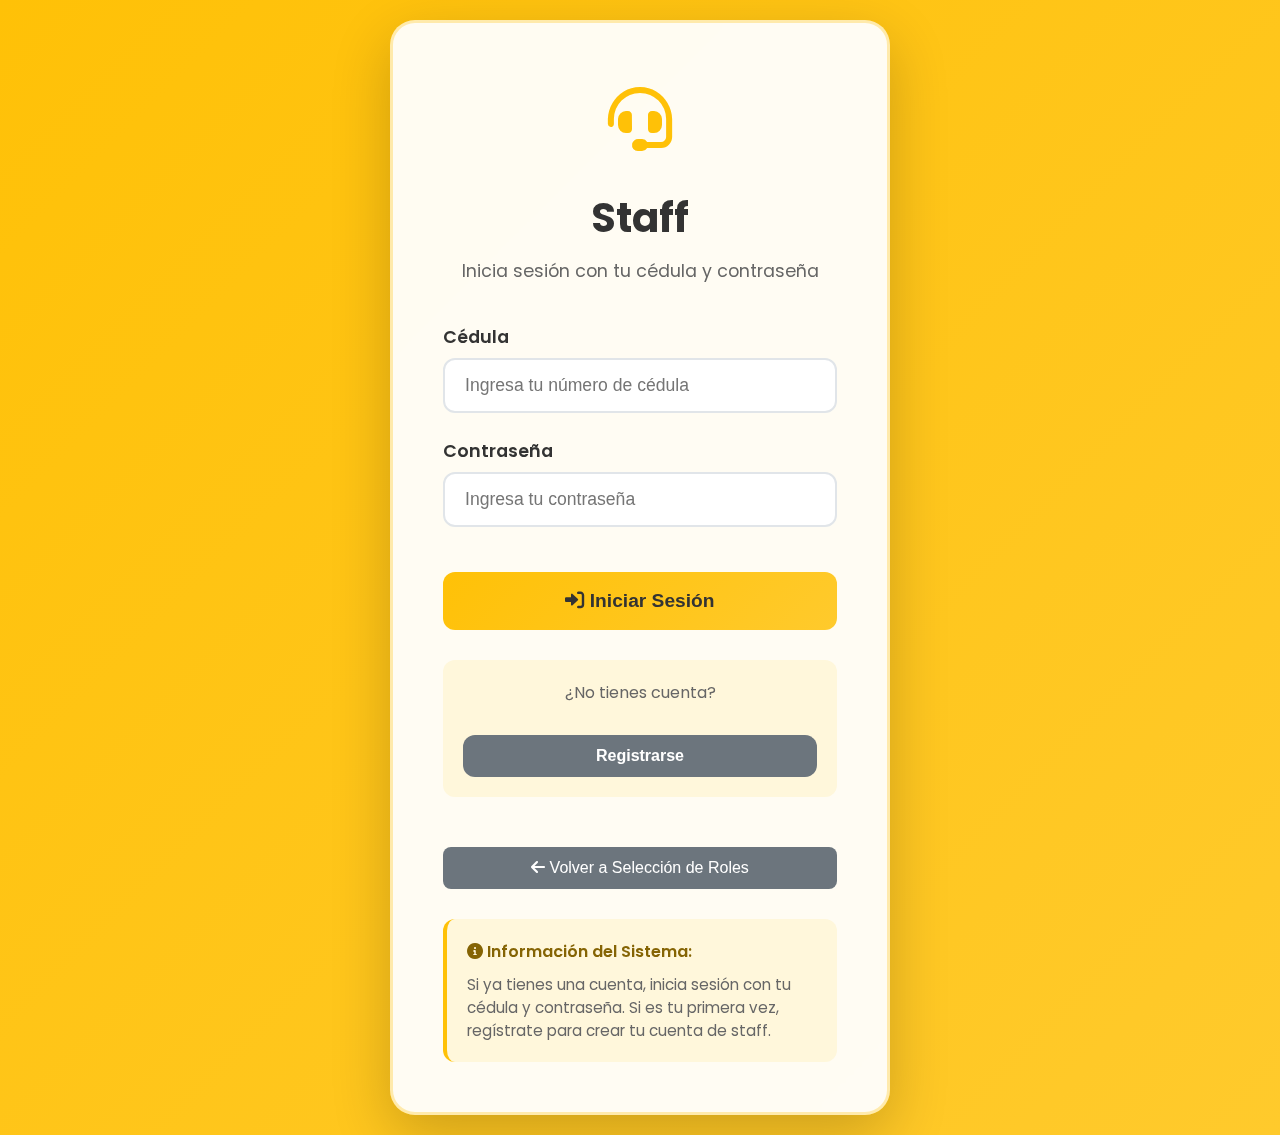
<file: login-staff-new.html>
<!DOCTYPE html>
<html lang="es">
<head>
    <meta charset="UTF-8">
    <meta name="viewport" content="width=device-width, initial-scale=1.0">
    <title>Feel the Control - Acceso Staff</title>
    <link rel="stylesheet" href="styles.css">
    <link href="https://cdnjs.cloudflare.com/ajax/libs/font-awesome/6.0.0/css/all.min.css" rel="stylesheet">
    <link href="https://fonts.googleapis.com/css2?family=Poppins:wght@300;400;500;600;700&display=swap" rel="stylesheet">
    <style>
        .login-specific {
            min-height: 100vh;
            background: linear-gradient(135deg, #ffc107 0%, #ffca2c 100%);
            display: flex;
            align-items: center;
            justify-content: center;
            padding: 20px;
        }

        .login-card-specific {
            background: rgba(255,255,255,0.95);
            border-radius: 25px;
            padding: 50px;
            max-width: 500px;
            width: 100%;
            box-shadow: 0 20px 60px rgba(0,0,0,0.2);
            backdrop-filter: blur(10px);
            border: 3px solid rgba(255,193,7,0.3);
        }

        .role-header {
            text-align: center;
            margin-bottom: 40px;
        }

        .role-icon-large {
            font-size: 4rem;
            color: #ffc107;
            margin-bottom: 20px;
        }

        .role-title-large {
            font-size: 2.5rem;
            font-weight: 700;
            color: #333;
            margin-bottom: 10px;
        }

        .role-subtitle {
            color: #666;
            font-size: 1.1rem;
        }

        .auth-form {
            margin-top: 30px;
        }

        .input-group-specific {
            margin-bottom: 25px;
        }

        .input-label {
            display: block;
            font-weight: 600;
            color: #333;
            margin-bottom: 8px;
            font-size: 1.1rem;
        }

        .input-field {
            width: 100%;
            padding: 15px 20px;
            border: 2px solid #e1e5e9;
            border-radius: 12px;
            font-size: 1.1rem;
            transition: all 0.3s ease;
            box-sizing: border-box;
        }

        .input-field:focus {
            outline: none;
            border-color: #ffc107;
            box-shadow: 0 0 0 3px rgba(255,193,7,0.1);
        }

        .auth-btn {
            width: 100%;
            background: linear-gradient(135deg, #ffc107, #ffca2c);
            color: #333;
            border: none;
            padding: 18px;
            border-radius: 12px;
            font-size: 1.2rem;
            font-weight: 600;
            cursor: pointer;
            transition: all 0.3s ease;
            margin-top: 20px;
        }

        .auth-btn:hover {
            transform: translateY(-2px);
            box-shadow: 0 8px 25px rgba(255,193,7,0.3);
        }

        .auth-btn.secondary {
            background: #6c757d;
            color: white;
            padding: 12px;
            font-size: 1rem;
            margin-top: 15px;
        }

        .auth-btn.secondary:hover {
            background: #5a6268;
        }

        .back-btn {
            background: #6c757d;
            color: white;
            border: none;
            padding: 12px 25px;
            border-radius: 8px;
            cursor: pointer;
            font-size: 1rem;
            margin-top: 20px;
            transition: all 0.3s ease;
            width: 100%;
        }

        .back-btn:hover {
            background: #5a6268;
        }

        .toggle-section {
            text-align: center;
            margin: 30px 0;
            padding: 20px;
            background: rgba(255,193,7,0.1);
            border-radius: 12px;
        }

        .toggle-text {
            color: #666;
            margin-bottom: 15px;
        }

        .info-box {
            background: rgba(255,193,7,0.1);
            padding: 20px;
            border-radius: 12px;
            margin-top: 30px;
            border-left: 4px solid #ffc107;
        }

        .info-title {
            font-weight: 600;
            color: #856404;
            margin-bottom: 10px;
        }

        .info-text {
            color: #666;
            font-size: 0.95rem;
            line-height: 1.5;
        }

        .form-hidden {
            display: none;
        }

        .input-group-row {
            display: grid;
            grid-template-columns: 1fr 1fr;
            gap: 15px;
        }

        @media (max-width: 600px) {
            .input-group-row {
                grid-template-columns: 1fr;
            }
        }
    </style>
</head>
<body>
    <div class="login-specific">
        <div class="login-card-specific">
            <div class="role-header">
                <div class="role-icon-large">
                    <i class="fas fa-headset"></i>
                </div>
                <h1 class="role-title-large">Staff</h1>
                <p class="role-subtitle" id="formSubtitle">Inicia sesión con tu cédula y contraseña</p>
            </div>

            <!-- Formulario de Inicio de Sesión -->
            <form class="auth-form" id="loginForm">
                <div class="input-group-specific">
                    <label class="input-label" for="loginCedula">Cédula</label>
                    <input 
                        type="text" 
                        id="loginCedula" 
                        name="loginCedula" 
                        class="input-field"
                        placeholder="Ingresa tu número de cédula"
                        required
                        maxlength="10"
                    >
                </div>

                <div class="input-group-specific">
                    <label class="input-label" for="loginPassword">Contraseña</label>
                    <input 
                        type="password" 
                        id="loginPassword" 
                        name="loginPassword" 
                        class="input-field"
                        placeholder="Ingresa tu contraseña"
                        required
                    >
                </div>

                <button type="submit" class="auth-btn">
                    <i class="fas fa-sign-in-alt"></i>
                    Iniciar Sesión
                </button>
            </form>

            <!-- Formulario de Registro -->
            <form class="auth-form form-hidden" id="registerForm">
                <div class="input-group-row">
                    <div class="input-group-specific">
                        <label class="input-label" for="registerNombre">Nombre</label>
                        <input 
                            type="text" 
                            id="registerNombre" 
                            name="registerNombre" 
                            class="input-field"
                            placeholder="Tu nombre"
                            required
                        >
                    </div>
                    <div class="input-group-specific">
                        <label class="input-label" for="registerApellido">Apellido</label>
                        <input 
                            type="text" 
                            id="registerApellido" 
                            name="registerApellido" 
                            class="input-field"
                            placeholder="Tu apellido"
                            required
                        >
                    </div>
                </div>

                <div class="input-group-specific">
                    <label class="input-label" for="registerCedula">Cédula</label>
                    <input 
                        type="text" 
                        id="registerCedula" 
                        name="registerCedula" 
                        class="input-field"
                        placeholder="Número de cédula (10 dígitos)"
                        required
                        maxlength="10"
                        pattern="[0-9]{10}"
                    >
                </div>

                <div class="input-group-specific">
                    <label class="input-label" for="registerEmail">Email</label>
                    <input 
                        type="email" 
                        id="registerEmail" 
                        name="registerEmail" 
                        class="input-field"
                        placeholder="tu.email@ejemplo.com"
                        required
                    >
                </div>

                <div class="input-group-specific">
                    <label class="input-label" for="registerPassword">Contraseña</label>
                    <input 
                        type="password" 
                        id="registerPassword" 
                        name="registerPassword" 
                        class="input-field"
                        placeholder="Crea una contraseña"
                        required
                        minlength="6"
                    >
                </div>

                <div class="input-group-specific">
                    <label class="input-label" for="registerPasswordConfirm">Confirmar Contraseña</label>
                    <input 
                        type="password" 
                        id="registerPasswordConfirm" 
                        name="registerPasswordConfirm" 
                        class="input-field"
                        placeholder="Repite la contraseña"
                        required
                        minlength="6"
                    >
                </div>

                <button type="submit" class="auth-btn">
                    <i class="fas fa-user-plus"></i>
                    Registrarse
                </button>
            </form>

            <!-- Sección de toggle entre login y registro -->
            <div class="toggle-section">
                <p class="toggle-text" id="toggleText">¿No tienes cuenta?</p>
                <button type="button" class="auth-btn secondary" id="toggleBtn" onclick="toggleForms()">
                    Registrarse
                </button>
            </div>

            <button class="back-btn" onclick="goBack()">
                <i class="fas fa-arrow-left"></i>
                Volver a Selección de Roles
            </button>

            <div class="info-box">
                <div class="info-title">
                    <i class="fas fa-info-circle"></i>
                    Información del Sistema:
                </div>
                <div class="info-text" id="infoText">
                    Si ya tienes una cuenta, inicia sesión con tu cédula y contraseña. 
                    Si es tu primera vez, regístrate para crear tu cuenta de staff.
                </div>
            </div>
        </div>
    </div>

    <script>
        // Variables globales
        let isLoginMode = true;
        let registeredUsers = JSON.parse(localStorage.getItem('staffUsers')) || [];

        // Inicialización
        document.addEventListener('DOMContentLoaded', function() {
            setupEventListeners();
            console.log('👤 Sistema de Staff cargado');
            console.log('📊 Usuarios registrados:', registeredUsers.length);
        });

        function setupEventListeners() {
            // Login form
            document.getElementById('loginForm').addEventListener('submit', handleLogin);
            
            // Register form
            document.getElementById('registerForm').addEventListener('submit', handleRegister);
            
            // Validación de cédula en tiempo real
            document.getElementById('loginCedula').addEventListener('input', validateCedula);
            document.getElementById('registerCedula').addEventListener('input', validateCedula);
            
            // Validación de confirmación de contraseña
            document.getElementById('registerPasswordConfirm').addEventListener('input', validatePasswordMatch);
        }

        function handleLogin(e) {
            e.preventDefault();
            
            const cedula = document.getElementById('loginCedula').value.trim();
            const password = document.getElementById('loginPassword').value.trim();
            
            if (!cedula || !password) {
                alert('❌ Por favor completa todos los campos');
                return;
            }

            if (!isValidCedula(cedula)) {
                alert('❌ Formato de cédula inválido (debe tener 10 dígitos)');
                return;
            }

            // Buscar usuario en localStorage
            const user = registeredUsers.find(u => u.cedula === cedula && u.password === password);
            
            if (user) {
                // Login exitoso
                localStorage.setItem('currentUser', JSON.stringify({
                    id: user.cedula,
                    name: `${user.nombre} ${user.apellido}`,
                    role: 'staff',
                    cedula: user.cedula,
                    email: user.email,
                    loginTime: new Date().toISOString()
                }));

                alert(`🎉 ¡Bienvenido ${user.nombre}!\nAccediendo al dashboard...`);
                
                setTimeout(() => {
                    window.location.href = 'staff-dashboard.html';
                }, 1000);
                
            } else {
                alert('❌ Credenciales incorrectas\n\nVerifica tu cédula y contraseña o regístrate si es tu primera vez.');
            }
        }

        function handleRegister(e) {
            e.preventDefault();
            
            const nombre = document.getElementById('registerNombre').value.trim();
            const apellido = document.getElementById('registerApellido').value.trim();
            const cedula = document.getElementById('registerCedula').value.trim();
            const email = document.getElementById('registerEmail').value.trim();
            const password = document.getElementById('registerPassword').value.trim();
            const passwordConfirm = document.getElementById('registerPasswordConfirm').value.trim();
            
            // Validaciones
            if (!nombre || !apellido || !cedula || !email || !password) {
                alert('❌ Por favor completa todos los campos');
                return;
            }

            if (!isValidCedula(cedula)) {
                alert('❌ Formato de cédula inválido (debe tener 10 dígitos)');
                return;
            }

            if (password.length < 6) {
                alert('❌ La contraseña debe tener al menos 6 caracteres');
                return;
            }

            if (password !== passwordConfirm) {
                alert('❌ Las contraseñas no coinciden');
                return;
            }

            // Verificar si el usuario ya existe
            if (registeredUsers.find(u => u.cedula === cedula)) {
                alert('❌ Ya existe un usuario registrado con esta cédula');
                return;
            }

            if (registeredUsers.find(u => u.email === email)) {
                alert('❌ Ya existe un usuario registrado con este email');
                return;
            }

            // Registrar nuevo usuario
            const newUser = {
                nombre,
                apellido,
                cedula,
                email,
                password,
                registrationDate: new Date().toISOString()
            };

            registeredUsers.push(newUser);
            localStorage.setItem('staffUsers', JSON.stringify(registeredUsers));

            alert(`✅ ¡Registro exitoso!\n\nBienvenido ${nombre} ${apellido}\nYa puedes iniciar sesión con tu cédula y contraseña.`);

            // Cambiar a modo login y llenar automáticamente la cédula
            toggleForms();
            document.getElementById('loginCedula').value = cedula;
            document.getElementById('loginPassword').focus();
        }

        function toggleForms() {
            const loginForm = document.getElementById('loginForm');
            const registerForm = document.getElementById('registerForm');
            const toggleBtn = document.getElementById('toggleBtn');
            const toggleText = document.getElementById('toggleText');
            const formSubtitle = document.getElementById('formSubtitle');
            const infoText = document.getElementById('infoText');

            isLoginMode = !isLoginMode;

            if (isLoginMode) {
                // Mostrar login
                loginForm.classList.remove('form-hidden');
                registerForm.classList.add('form-hidden');
                toggleBtn.textContent = 'Registrarse';
                toggleText.textContent = '¿No tienes cuenta?';
                formSubtitle.textContent = 'Inicia sesión con tu cédula y contraseña';
                infoText.textContent = 'Si ya tienes una cuenta, inicia sesión con tu cédula y contraseña. Si es tu primera vez, regístrate para crear tu cuenta de staff.';
            } else {
                // Mostrar registro
                loginForm.classList.add('form-hidden');
                registerForm.classList.remove('form-hidden');
                toggleBtn.textContent = 'Iniciar Sesión';
                toggleText.textContent = '¿Ya tienes cuenta?';
                formSubtitle.textContent = 'Regístrate como nuevo staff';
                infoText.textContent = 'Completa todos los campos para registrarte. Tu cédula será tu nombre de usuario para futuras sesiones.';
            }

            // Limpiar formularios
            clearForms();
        }

        function clearForms() {
            document.getElementById('loginForm').reset();
            document.getElementById('registerForm').reset();
        }

        function validateCedula(e) {
            const cedula = e.target.value;
            const isValid = isValidCedula(cedula);
            
            if (cedula.length > 0 && !isValid) {
                e.target.style.borderColor = '#e74c3c';
            } else {
                e.target.style.borderColor = '#e1e5e9';
            }
        }

        function validatePasswordMatch() {
            const password = document.getElementById('registerPassword').value;
            const confirm = document.getElementById('registerPasswordConfirm').value;
            const confirmField = document.getElementById('registerPasswordConfirm');
            
            if (confirm.length > 0 && password !== confirm) {
                confirmField.style.borderColor = '#e74c3c';
            } else {
                confirmField.style.borderColor = '#e1e5e9';
            }
        }

        function isValidCedula(cedula) {
            return /^\d{10}$/.test(cedula);
        }

        function goBack() {
            window.location.href = 'index.html';
        }

        // Efectos de focus en los inputs
        document.querySelectorAll('.input-field').forEach(input => {
            input.addEventListener('focus', function() {
                this.parentElement.style.transform = 'scale(1.02)';
            });

            input.addEventListener('blur', function() {
                this.parentElement.style.transform = 'scale(1)';
            });
        });

        console.log('✅ Sistema de autenticación de Staff listo');
    </script>
</body>
</html>
</file>
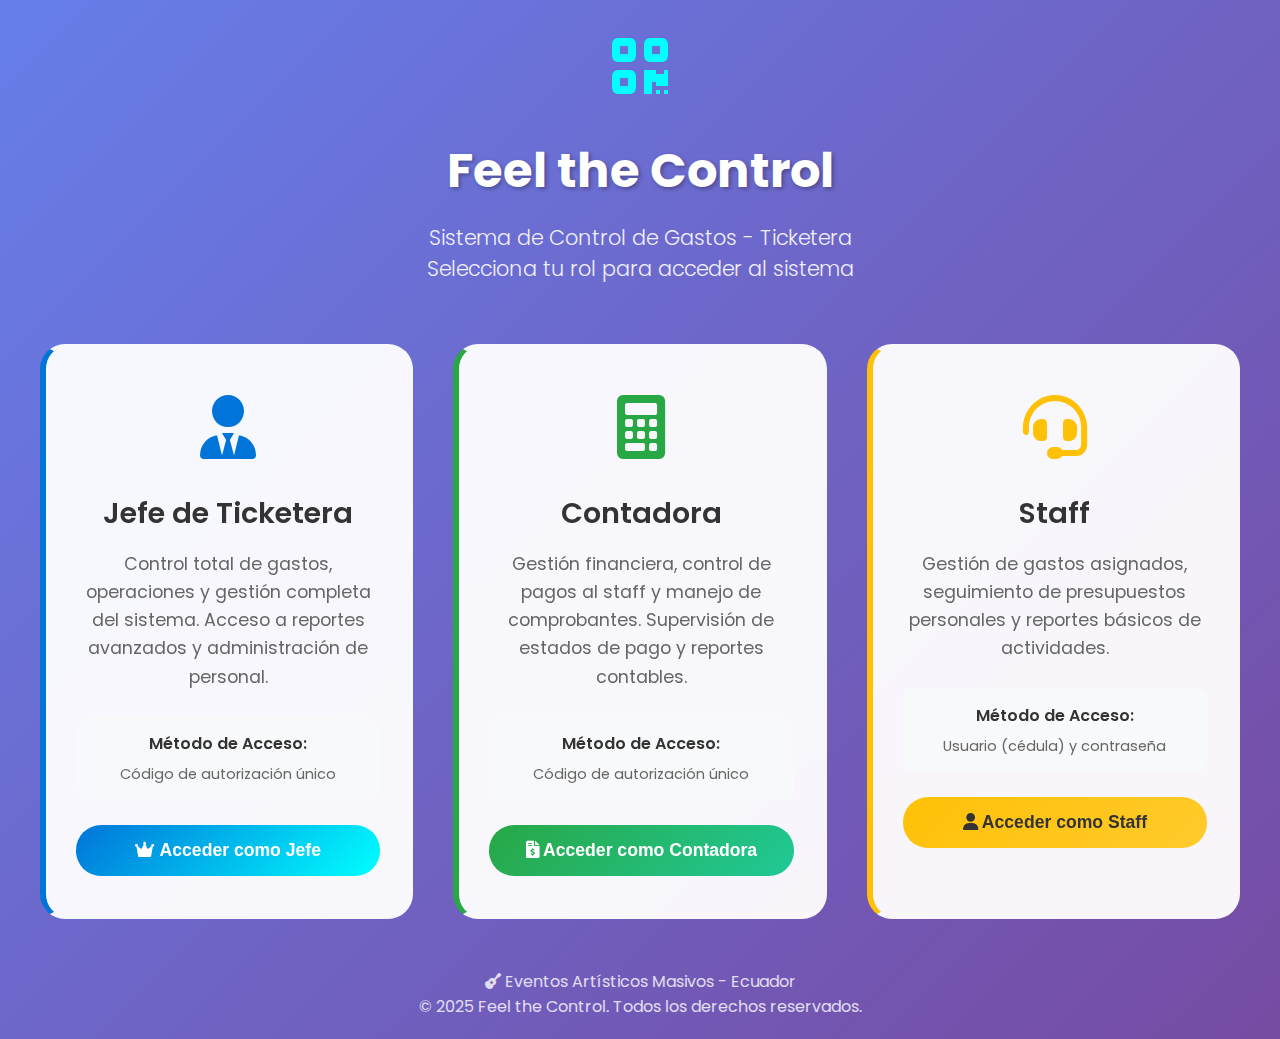
<file: role-selection.html>
<!DOCTYPE html>
<html lang="es">
<head>
    <meta charset="UTF-8">
    <meta name="viewport" content="width=device-width, initial-scale=1.0">
    <title>Feel the Control - Selección de Rol</title>
    <link rel="stylesheet" href="styles.css">
    <link href="https://cdnjs.cloudflare.com/ajax/libs/font-awesome/6.0.0/css/all.min.css" rel="stylesheet">
    <link href="https://fonts.googleapis.com/css2?family=Poppins:wght@300;400;500;600;700&display=swap" rel="stylesheet">
    <style>
        .role-selection {
            min-height: 100vh;
            background: linear-gradient(135deg, #667eea 0%, #764ba2 100%);
            display: flex;
            align-items: center;
            justify-content: center;
            padding: 20px;
        }

        .selection-container {
            max-width: 1200px;
            width: 100%;
        }

        .header-section {
            text-align: center;
            margin-bottom: 60px;
            color: white;
        }

        .main-logo {
            font-size: 4rem;
            margin-bottom: 20px;
            color: #00FFFF;
        }

        .main-title {
            font-size: 3rem;
            font-weight: 700;
            margin-bottom: 15px;
            text-shadow: 2px 2px 4px rgba(0,0,0,0.3);
        }

        .main-subtitle {
            font-size: 1.3rem;
            opacity: 0.9;
            font-weight: 300;
        }

        .roles-grid {
            display: grid;
            grid-template-columns: repeat(auto-fit, minmax(350px, 1fr));
            gap: 40px;
            margin-top: 40px;
        }

        .role-card {
            background: rgba(255,255,255,0.95);
            border-radius: 25px;
            padding: 40px 30px;
            text-align: center;
            cursor: pointer;
            transition: all 0.4s ease;
            backdrop-filter: blur(10px);
            border: 3px solid transparent;
            position: relative;
            overflow: hidden;
        }

        .role-card::before {
            content: '';
            position: absolute;
            top: 0;
            left: -100%;
            width: 100%;
            height: 100%;
            background: linear-gradient(90deg, transparent, rgba(0,255,255,0.2), transparent);
            transition: left 0.5s ease;
        }

        .role-card:hover::before {
            left: 100%;
        }

        .role-card:hover {
            transform: translateY(-10px);
            box-shadow: 0 20px 40px rgba(0,0,0,0.2);
            border-color: #0074D9;
        }

        .role-card.jefe {
            border-left: 6px solid #0074D9;
        }

        .role-card.contadora {
            border-left: 6px solid #28a745;
        }

        .role-card.staff {
            border-left: 6px solid #ffc107;
        }

        .role-icon {
            font-size: 4rem;
            margin-bottom: 25px;
            height: 80px;
            display: flex;
            align-items: center;
            justify-content: center;
        }

        .role-card.jefe .role-icon {
            color: #0074D9;
        }

        .role-card.contadora .role-icon {
            color: #28a745;
        }

        .role-card.staff .role-icon {
            color: #ffc107;
        }

        .role-title {
            font-size: 1.8rem;
            font-weight: 600;
            margin-bottom: 15px;
            color: #333;
        }

        .role-description {
            font-size: 1.1rem;
            color: #666;
            line-height: 1.6;
            margin-bottom: 25px;
        }

        .role-access {
            background: #f8f9fa;
            padding: 15px;
            border-radius: 10px;
            margin-bottom: 25px;
        }

        .access-title {
            font-weight: 600;
            color: #333;
            margin-bottom: 8px;
        }

        .access-method {
            font-size: 0.9rem;
            color: #666;
        }

        .select-btn {
            background: linear-gradient(135deg, #0074D9, #00FFFF);
            color: white;
            border: none;
            padding: 15px 30px;
            border-radius: 25px;
            font-size: 1.1rem;
            font-weight: 600;
            cursor: pointer;
            transition: all 0.3s ease;
            width: 100%;
        }

        .select-btn:hover {
            transform: translateY(-2px);
            box-shadow: 0 8px 20px rgba(0,116,217,0.3);
        }

        .role-card.contadora .select-btn {
            background: linear-gradient(135deg, #28a745, #20c997);
        }

        .role-card.staff .select-btn {
            background: linear-gradient(135deg, #ffc107, #ffca2c);
            color: #333;
        }

        .footer-info {
            text-align: center;
            margin-top: 50px;
            color: white;
            opacity: 0.8;
        }

        @media (max-width: 768px) {
            .roles-grid {
                grid-template-columns: 1fr;
                gap: 30px;
            }
            
            .main-title {
                font-size: 2rem;
            }
            
            .role-card {
                padding: 30px 20px;
            }
        }
    </style>
</head>
<body>
    <div class="role-selection">
        <div class="selection-container">
            <div class="header-section">
                <div class="main-logo">
                    <i class="fas fa-qrcode"></i>
                </div>
                <h1 class="main-title">Feel the Control</h1>
                <p class="main-subtitle">Sistema de Control de Gastos - Ticketera</p>
                <p class="main-subtitle">Selecciona tu rol para acceder al sistema</p>
            </div>

            <div class="roles-grid">
                <!-- Tarjeta Jefe de Ticketera -->
                <div class="role-card jefe" onclick="selectRole('jefe')">
                    <div class="role-icon">
                        <i class="fas fa-user-tie"></i>
                    </div>
                    <h2 class="role-title">Jefe de Ticketera</h2>
                    <p class="role-description">
                        Control total de gastos, operaciones y gestión completa del sistema. 
                        Acceso a reportes avanzados y administración de personal.
                    </p>
                    <div class="role-access">
                        <div class="access-title">Método de Acceso:</div>
                        <div class="access-method">Código de autorización único</div>
                    </div>
                    <button class="select-btn">
                        <i class="fas fa-crown"></i>
                        Acceder como Jefe
                    </button>
                </div>

                <!-- Tarjeta Contadora -->
                <div class="role-card contadora" onclick="selectRole('contadora')">
                    <div class="role-icon">
                        <i class="fas fa-calculator"></i>
                    </div>
                    <h2 class="role-title">Contadora</h2>
                    <p class="role-description">
                        Gestión financiera, control de pagos al staff y manejo de 
                        comprobantes. Supervisión de estados de pago y reportes contables.
                    </p>
                    <div class="role-access">
                        <div class="access-title">Método de Acceso:</div>
                        <div class="access-method">Código de autorización único</div>
                    </div>
                    <button class="select-btn">
                        <i class="fas fa-file-invoice-dollar"></i>
                        Acceder como Contadora
                    </button>
                </div>

                <!-- Tarjeta Staff -->
                <div class="role-card staff" onclick="selectRole('staff')">
                    <div class="role-icon">
                        <i class="fas fa-headset"></i>
                    </div>
                    <h2 class="role-title">Staff</h2>
                    <p class="role-description">
                        Gestión de gastos asignados, seguimiento de presupuestos personales 
                        y reportes básicos de actividades.
                    </p>
                    <div class="role-access">
                        <div class="access-title">Método de Acceso:</div>
                        <div class="access-method">Usuario (cédula) y contraseña</div>
                    </div>
                    <button class="select-btn">
                        <i class="fas fa-user"></i>
                        Acceder como Staff
                    </button>
                </div>
            </div>

            <div class="footer-info">
                <p>
                    <i class="fas fa-guitar"></i>
                    Eventos Artísticos Masivos - Ecuador
                </p>
                <p>&copy; 2025 Feel the Control. Todos los derechos reservados.</p>
            </div>
        </div>
    </div>

    <script>
        function selectRole(role) {
            console.log('Rol seleccionado:', role);
            
            // Agregar efecto visual
            const selectedCard = event.currentTarget;
            selectedCard.style.transform = 'scale(0.95)';
            
            setTimeout(() => {
                selectedCard.style.transform = 'translateY(-10px)';
                
                // Redireccionar según el rol
                setTimeout(() => {
                    switch(role) {
                        case 'jefe':
                            window.location.href = 'login-jefe.html';
                            break;
                        case 'contadora':
                            window.location.href = 'login-contadora.html';
                            break;
                        case 'staff':
                            window.location.href = 'login-staff.html';
                            break;
                        default:
                            console.error('Rol no reconocido');
                    }
                }, 300);
            }, 150);
        }

        // Animación de entrada
        document.addEventListener('DOMContentLoaded', function() {
            const cards = document.querySelectorAll('.role-card');
            cards.forEach((card, index) => {
                card.style.opacity = '0';
                card.style.transform = 'translateY(50px)';
                
                setTimeout(() => {
                    card.style.transition = 'all 0.6s ease';
                    card.style.opacity = '1';
                    card.style.transform = 'translateY(0)';
                }, 200 * index);
            });
        });
    </script>
</body>
</html>
</file>
<file: dashboard-styles.css>
/* Dashboard Styles - Feel the Control */

/* Reset y configuración base */
* {
    margin: 0;
    padding: 0;
    box-sizing: border-box;
}

body {
    font-family: 'Poppins', sans-serif;
    background: linear-gradient(135deg, #f8f9fa 0%, #e9ecef 100%);
    color: #333;
    overflow-x: hidden;
}

/* Layout Principal */
.main-content {
    margin-left: 280px;
    min-height: 100vh;
    transition: margin-left 0.3s ease;
}

/* Sidebar */
.sidebar {
    position: fixed;
    left: 0;
    top: 0;
    width: 280px;
    height: 100vh;
    background: linear-gradient(180deg, #001f3f 0%, #0074D9 100%);
    color: white;
    z-index: 1000;
    display: flex;
    flex-direction: column;
    box-shadow: 4px 0 15px rgba(0, 0, 0, 0.1);
}

.sidebar-header {
    padding: 30px 25px;
    border-bottom: 1px solid rgba(255, 255, 255, 0.1);
}

.logo {
    display: flex;
    align-items: center;
    gap: 15px;
    margin-bottom: 25px;
}

.logo i {
    font-size: 2rem;
    color: #00FFFF;
    text-shadow: 0 0 15px rgba(0, 255, 255, 0.8);
}

.logo span {
    font-size: 1.5rem;
    font-weight: 700;
    background: linear-gradient(135deg, #00FFFF, #ffffff);
    -webkit-background-clip: text;
    -webkit-text-fill-color: transparent;
    background-clip: text;
}

.user-info {
    display: flex;
    align-items: center;
    gap: 15px;
}

.user-avatar {
    width: 50px;
    height: 50px;
    background: rgba(255, 255, 255, 0.1);
    border-radius: 50%;
    display: flex;
    align-items: center;
    justify-content: center;
    font-size: 1.5rem;
    color: #00FFFF;
}

.user-details {
    display: flex;
    flex-direction: column;
}

.user-name {
    font-weight: 600;
    font-size: 1.1rem;
}

.user-role {
    font-size: 0.9rem;
    opacity: 0.8;
    color: #00FFFF;
}

/* Navigation */
.sidebar-nav {
    flex: 1;
    padding: 20px 0;
}

.sidebar-nav ul {
    list-style: none;
}

.nav-item {
    margin-bottom: 5px;
}

.nav-link {
    display: flex;
    align-items: center;
    gap: 15px;
    padding: 15px 25px;
    color: rgba(255, 255, 255, 0.8);
    text-decoration: none;
    transition: all 0.3s ease;
    border-left: 4px solid transparent;
}

.nav-link:hover,
.nav-item.active .nav-link {
    background: rgba(255, 255, 255, 0.1);
    color: white;
    border-left-color: #00FFFF;
    transform: translateX(5px);
}

.nav-link i {
    font-size: 1.2rem;
    width: 20px;
    text-align: center;
}

/* Sidebar Footer */
.sidebar-footer {
    padding: 25px;
    border-top: 1px solid rgba(255, 255, 255, 0.1);
}

.logout-btn {
    display: flex;
    align-items: center;
    gap: 15px;
    width: 100%;
    padding: 15px;
    background: rgba(255, 255, 255, 0.1);
    border: none;
    border-radius: 10px;
    color: white;
    cursor: pointer;
    transition: all 0.3s ease;
    font-family: inherit;
    font-size: 1rem;
}

.logout-btn:hover {
    background: rgba(255, 255, 255, 0.2);
    transform: translateY(-2px);
}

/* Header */
.top-header {
    background: white;
    padding: 20px 30px;
    box-shadow: 0 2px 10px rgba(0, 0, 0, 0.1);
    display: flex;
    justify-content: space-between;
    align-items: center;
    position: sticky;
    top: 0;
    z-index: 100;
}

.header-left {
    display: flex;
    align-items: center;
    gap: 20px;
}

.sidebar-toggle {
    display: none;
    background: none;
    border: none;
    font-size: 1.5rem;
    color: #666;
    cursor: pointer;
}

.header-left h1 {
    font-size: 1.8rem;
    font-weight: 600;
    color: #333;
}

.header-right {
    display: flex;
    align-items: center;
    gap: 25px;
}

.notifications {
    position: relative;
}

.notification-btn {
    background: none;
    border: none;
    font-size: 1.3rem;
    color: #666;
    cursor: pointer;
    position: relative;
    padding: 10px;
    border-radius: 50%;
    transition: all 0.3s ease;
}

.notification-btn:hover {
    background: #f8f9fa;
    color: #0074D9;
}

.notification-badge {
    position: absolute;
    top: 5px;
    right: 5px;
    background: #e74c3c;
    color: white;
    border-radius: 50%;
    width: 20px;
    height: 20px;
    font-size: 0.7rem;
    display: flex;
    align-items: center;
    justify-content: center;
}

.date-time {
    font-size: 0.9rem;
    color: #666;
    font-weight: 500;
}

/* Dashboard Content */
.dashboard-content {
    padding: 30px;
}

/* Stats Grid */
.stats-grid {
    display: grid;
    grid-template-columns: repeat(auto-fit, minmax(280px, 1fr));
    gap: 25px;
    margin-bottom: 40px;
}

.stat-card {
    background: white;
    padding: 30px;
    border-radius: 15px;
    box-shadow: 0 5px 15px rgba(0, 0, 0, 0.08);
    display: flex;
    align-items: center;
    gap: 20px;
    position: relative;
    overflow: hidden;
    transition: transform 0.3s ease;
}

.stat-card:hover {
    transform: translateY(-5px);
}

.stat-card::before {
    content: '';
    position: absolute;
    top: 0;
    left: 0;
    width: 4px;
    height: 100%;
    background: linear-gradient(180deg, #0074D9, #00FFFF);
}

.stat-icon {
    width: 70px;
    height: 70px;
    border-radius: 15px;
    display: flex;
    align-items: center;
    justify-content: center;
    font-size: 2rem;
    background: linear-gradient(135deg, #0074D9, #00FFFF);
    color: white;
    box-shadow: 0 0 20px rgba(0, 116, 217, 0.3);
}

.stat-info {
    flex: 1;
}

.stat-info h3 {
    font-size: 1rem;
    color: #666;
    margin-bottom: 10px;
    font-weight: 500;
}

.stat-value {
    font-size: 2rem;
    font-weight: 700;
    color: #333;
    display: block;
    margin-bottom: 8px;
}

.stat-change {
    font-size: 0.9rem;
    color: #666;
}

.stat-change.positive {
    color: #27ae60;
}

.stat-change.negative {
    color: #e74c3c;
}

/* Progress Bar */
.progress-bar {
    width: 100%;
    height: 8px;
    background: #e9ecef;
    border-radius: 4px;
    margin-top: 15px;
    overflow: hidden;
}

.progress-fill {
    height: 100%;
    background: linear-gradient(135deg, #0074D9, #00FFFF);
    border-radius: 4px;
    transition: width 0.3s ease;
}

/* Dashboard Grid */
.dashboard-grid {
    display: grid;
    grid-template-columns: 2fr 1fr;
    gap: 30px;
    margin-bottom: 40px;
}

.dashboard-widget {
    background: white;
    border-radius: 15px;
    box-shadow: 0 5px 15px rgba(0, 0, 0, 0.08);
    overflow: hidden;
}

.widget-header {
    padding: 25px 30px;
    border-bottom: 1px solid #e9ecef;
    display: flex;
    justify-content: space-between;
    align-items: center;
}

.widget-header h3 {
    font-size: 1.3rem;
    font-weight: 600;
    color: #333;
}

.period-selector,
.view-all-btn {
    padding: 8px 16px;
    border: 2px solid #e9ecef;
    border-radius: 8px;
    background: white;
    color: #666;
    cursor: pointer;
    transition: all 0.3s ease;
    font-family: inherit;
}

.view-all-btn:hover,
.period-selector:hover {
    border-color: #0074D9;
    color: #0074D9;
}

/* Activities */
.activities-list,
.expenses-list,
.events-list,
.approvals-list,
.notifications-list {
    padding: 0;
}

.activity-item,
.expense-item,
.event-item,
.approval-item,
.notification-item {
    padding: 20px 30px;
    border-bottom: 1px solid #f1f3f4;
    display: flex;
    align-items: center;
    gap: 20px;
    transition: background 0.3s ease;
}

.activity-item:last-child,
.expense-item:last-child,
.event-item:last-child,
.approval-item:last-child,
.notification-item:last-child {
    border-bottom: none;
}

.activity-item:hover,
.expense-item:hover,
.event-item:hover,
.approval-item:hover,
.notification-item:hover {
    background: #f8f9fa;
}

.activity-icon,
.expense-icon,
.notification-icon {
    width: 45px;
    height: 45px;
    border-radius: 50%;
    display: flex;
    align-items: center;
    justify-content: center;
    font-size: 1.2rem;
    color: white;
}

.activity-icon.success,
.notification-icon.success {
    background: #27ae60;
}

.activity-icon.warning,
.notification-icon.warning {
    background: #f39c12;
}

.activity-icon.info,
.notification-icon.info {
    background: #3498db;
}

.expense-icon {
    background: linear-gradient(135deg, #0074D9, #00FFFF);
}

.activity-content,
.expense-details,
.notification-content {
    flex: 1;
}

.activity-content p,
.expense-details h4,
.notification-content p {
    margin-bottom: 5px;
    color: #333;
}

.activity-time,
.expense-date,
.notification-time {
    color: #666;
    font-size: 0.9rem;
}

/* Expense specific styles */
.expense-amount {
    text-align: right;
}

.expense-amount span:first-child {
    font-size: 1.2rem;
    font-weight: 600;
    color: #333;
    display: block;
}

.status {
    padding: 4px 12px;
    border-radius: 12px;
    font-size: 0.8rem;
    font-weight: 500;
    text-transform: uppercase;
}

.status.approved {
    background: #d4edda;
    color: #155724;
}

.status.pending {
    background: #fff3cd;
    color: #856404;
}

.status.rejected {
    background: #f8d7da;
    color: #721c24;
}

/* Events */
.event-date {
    text-align: center;
    min-width: 60px;
}

.event-date .day {
    font-size: 1.5rem;
    font-weight: 700;
    color: #0074D9;
    display: block;
}

.event-date .month {
    font-size: 0.8rem;
    color: #666;
    text-transform: uppercase;
}

.event-details h4 {
    margin-bottom: 8px;
    color: #333;
}

.event-details p {
    color: #666;
    font-size: 0.9rem;
    margin-bottom: 4px;
}

.event-details i {
    margin-right: 8px;
    color: #0074D9;
}

.priority {
    padding: 4px 12px;
    border-radius: 12px;
    font-size: 0.8rem;
    font-weight: 500;
    text-transform: uppercase;
}

.priority.urgent {
    background: #f8d7da;
    color: #721c24;
}

.priority.normal {
    background: #fff3cd;
    color: #856404;
}

.priority.low {
    background: #d1ecf1;
    color: #0c5460;
}

/* Approvals */
.approval-info {
    flex: 1;
}

.approval-info h4 {
    margin-bottom: 8px;
    color: #333;
}

.approval-info p {
    color: #666;
    font-size: 0.9rem;
    margin-bottom: 8px;
}

.approval-info .amount {
    font-size: 1.2rem;
    font-weight: 600;
    color: #0074D9;
}

.approval-actions {
    display: flex;
    gap: 10px;
}

.approve-btn,
.reject-btn {
    padding: 8px 16px;
    border: none;
    border-radius: 8px;
    font-size: 0.9rem;
    font-weight: 500;
    cursor: pointer;
    transition: all 0.3s ease;
}

.approve-btn {
    background: #27ae60;
    color: white;
}

.approve-btn:hover {
    background: #2ecc71;
    transform: translateY(-2px);
}

.reject-btn {
    background: #e74c3c;
    color: white;
}

.reject-btn:hover {
    background: #c0392b;
    transform: translateY(-2px);
}

/* Quick Actions */
.quick-actions {
    margin-bottom: 40px;
}

.quick-actions h3 {
    margin-bottom: 25px;
    color: #333;
    font-size: 1.5rem;
}

.actions-grid {
    display: grid;
    grid-template-columns: repeat(auto-fit, minmax(200px, 1fr));
    gap: 20px;
}

.action-btn {
    display: flex;
    flex-direction: column;
    align-items: center;
    gap: 15px;
    padding: 30px 20px;
    background: white;
    border: 2px solid #e9ecef;
    border-radius: 15px;
    cursor: pointer;
    transition: all 0.3s ease;
    font-family: inherit;
    color: #666;
    box-shadow: 0 3px 10px rgba(0, 0, 0, 0.05);
}

.action-btn:hover {
    border-color: #0074D9;
    color: #0074D9;
    transform: translateY(-5px);
    box-shadow: 0 8px 25px rgba(0, 116, 217, 0.15);
}

.action-btn.primary {
    background: linear-gradient(135deg, #0074D9, #00FFFF);
    color: white;
    border-color: transparent;
}

.action-btn.primary:hover {
    transform: translateY(-5px);
    box-shadow: 0 8px 25px rgba(0, 116, 217, 0.3);
}

.action-btn i {
    font-size: 2rem;
}

.action-btn span {
    font-weight: 500;
    font-size: 1.1rem;
}

/* Budget Tracking */
.budget-content {
    padding: 30px;
}

.budget-overview {
    display: flex;
    align-items: center;
    gap: 30px;
    margin-bottom: 30px;
}

.budget-circle {
    position: relative;
    width: 120px;
    height: 120px;
}

.circular-chart {
    width: 100%;
    height: 100%;
}

.circle-bg {
    fill: none;
    stroke: #e9ecef;
    stroke-width: 3.8;
}

.circle {
    fill: none;
    stroke: url(#gradient);
    stroke-width: 3.8;
    stroke-linecap: round;
    transform: rotate(-90deg);
    transform-origin: 50% 50%;
}

.percentage {
    position: absolute;
    top: 50%;
    left: 50%;
    transform: translate(-50%, -50%);
    font-size: 1.5rem;
    font-weight: 700;
    color: #0074D9;
}

.budget-details {
    flex: 1;
}

.budget-item {
    display: flex;
    justify-content: space-between;
    margin-bottom: 15px;
    padding-bottom: 10px;
    border-bottom: 1px solid #f1f3f4;
}

.budget-item.total {
    border-bottom: 2px solid #0074D9;
    font-weight: 600;
}

.budget-item .label {
    color: #666;
}

.budget-item .amount {
    color: #333;
    font-weight: 500;
}

.budget-categories {
    margin-top: 20px;
}

.category-item {
    display: flex;
    align-items: center;
    gap: 15px;
    margin-bottom: 15px;
}

.category-name {
    min-width: 100px;
    color: #666;
    font-size: 0.9rem;
}

.category-bar {
    flex: 1;
    height: 8px;
    background: #e9ecef;
    border-radius: 4px;
    overflow: hidden;
}

.category-fill {
    height: 100%;
    background: linear-gradient(135deg, #0074D9, #00FFFF);
    border-radius: 4px;
    transition: width 0.3s ease;
}

.category-amount {
    min-width: 60px;
    text-align: right;
    color: #333;
    font-weight: 500;
    font-size: 0.9rem;
}

/* Notifications Widget */
.notification-item.unread {
    background: #f8f9ff;
    border-left: 4px solid #0074D9;
}

.mark-read-btn {
    padding: 8px 16px;
    background: #0074D9;
    color: white;
    border: none;
    border-radius: 8px;
    cursor: pointer;
    font-size: 0.9rem;
    transition: all 0.3s ease;
}

.mark-read-btn:hover {
    background: #005bb5;
    transform: translateY(-2px);
}

/* Staff Specific Styles */
.staff-sidebar {
    background: linear-gradient(180deg, #2c3e50 0%, #34495e 100%);
}

.staff-stats .stat-card::before {
    background: linear-gradient(180deg, #27ae60, #2ecc71);
}

.staff-stats .stat-icon {
    background: linear-gradient(135deg, #27ae60, #2ecc71);
    box-shadow: 0 0 20px rgba(39, 174, 96, 0.3);
}

.staff-grid {
    grid-template-columns: 1fr 1fr 1fr;
    gap: 25px;
}

.my-recent-expenses,
.assigned-events-widget,
.budget-tracking {
    grid-column: span 1;
}

.notifications-widget {
    grid-column: span 3;
    margin-top: 30px;
}

/* Pending Count Badge */
.pending-count {
    background: #e74c3c;
    color: white;
    padding: 4px 12px;
    border-radius: 12px;
    font-size: 0.8rem;
    font-weight: 600;
}

/* Chart Container */
.chart-container {
    padding: 30px;
    height: 300px;
}

/* Responsive Design */
@media (max-width: 1200px) {
    .dashboard-grid {
        grid-template-columns: 1fr;
    }
    
    .staff-grid {
        grid-template-columns: 1fr 1fr;
    }
}

@media (max-width: 768px) {
    .main-content {
        margin-left: 0;
    }
    
    .sidebar {
        transform: translateX(-100%);
        transition: transform 0.3s ease;
    }
    
    .sidebar.mobile-open {
        transform: translateX(0);
    }
    
    .sidebar-toggle {
        display: block;
    }
    
    .stats-grid {
        grid-template-columns: 1fr;
    }
    
    .staff-grid {
        grid-template-columns: 1fr;
    }
    
    .actions-grid {
        grid-template-columns: repeat(2, 1fr);
    }
    
    .dashboard-content {
        padding: 20px;
    }
    
    .budget-overview {
        flex-direction: column;
        text-align: center;
    }
}

@media (max-width: 480px) {
    .actions-grid {
        grid-template-columns: 1fr;
    }
    
    .header-right {
        gap: 15px;
    }
    
    .date-time {
        display: none;
    }
}

/* Modal Form Styles */
.modal-form {
    text-align: left;
    max-width: 500px;
    margin: 0 auto;
}

.form-group {
    margin-bottom: 20px;
}

.form-group label {
    display: block;
    margin-bottom: 8px;
    font-weight: 500;
    color: #333;
    font-size: 1rem;
}

.form-group input,
.form-group select,
.form-group textarea {
    width: 100%;
    padding: 12px 15px;
    border: 2px solid #e9ecef;
    border-radius: 8px;
    font-size: 1rem;
    font-family: inherit;
    transition: border-color 0.3s ease;
}

.form-group input:focus,
.form-group select:focus,
.form-group textarea:focus {
    outline: none;
    border-color: #0074D9;
    box-shadow: 0 0 0 3px rgba(0, 116, 217, 0.1);
}

.form-group textarea {
    min-height: 80px;
    resize: vertical;
}

.form-group input[type="file"] {
    padding: 8px;
    background: #f8f9fa;
}

.form-group small {
    display: block;
    margin-top: 5px;
    color: #666;
    font-size: 0.9rem;
}

/* ============================================================================
   ESTILOS PARA CARGA DE ASISTENCIA
   ============================================================================ */

/* Sección de Upload */
.upload-section {
    margin-bottom: 40px;
}

.upload-widget {
    background: white;
    border-radius: 15px;
    padding: 30px;
    box-shadow: 0 4px 20px rgba(0, 0, 0, 0.08);
    border: 2px solid #e9ecef;
    margin-bottom: 30px;
}

.upload-area {
    border: 3px dashed #dee2e6;
    border-radius: 12px;
    padding: 50px 30px;
    text-align: center;
    transition: all 0.3s ease;
    background: #f8f9fa;
    position: relative;
    cursor: pointer;
}

.upload-area:hover {
    border-color: #ffc107;
    background: #fff8e1;
    transform: translateY(-2px);
}

.upload-area.drag-over {
    border-color: #ffc107;
    background: linear-gradient(135deg, #fff8e1 0%, #fffbf0 100%);
    box-shadow: 0 0 20px rgba(255, 193, 7, 0.2);
}

.upload-content {
    pointer-events: none;
}

.upload-icon {
    font-size: 4rem;
    color: #ffc107;
    margin-bottom: 20px;
}

.upload-area h4 {
    color: #333;
    margin-bottom: 10px;
    font-size: 1.3rem;
    font-weight: 600;
}

.upload-area p {
    color: #666;
    margin-bottom: 25px;
    font-size: 1rem;
}

.upload-btn {
    background: linear-gradient(135deg, #ffc107, #ffca2c);
    color: #333;
    border: none;
    padding: 15px 30px;
    border-radius: 25px;
    font-size: 1.1rem;
    font-weight: 600;
    cursor: pointer;
    transition: all 0.3s ease;
    pointer-events: all;
}

.upload-btn:hover {
    transform: translateY(-2px);
    box-shadow: 0 8px 25px rgba(255, 193, 7, 0.3);
}

.upload-info {
    margin-top: 15px;
    color: #666;
    font-size: 0.9rem;
}

/* Cola de Archivos */
.files-queue {
    background: white;
    border-radius: 15px;
    padding: 30px;
    box-shadow: 0 4px 20px rgba(0, 0, 0, 0.08);
    border: 2px solid #e9ecef;
    margin-bottom: 30px;
}

.clear-queue-btn {
    background: #dc3545;
    color: white;
    border: none;
    padding: 8px 16px;
    border-radius: 6px;
    font-size: 0.9rem;
    cursor: pointer;
    transition: all 0.3s ease;
}

.clear-queue-btn:hover {
    background: #c82333;
    transform: translateY(-1px);
}

.queue-list {
    margin: 20px 0;
}

.queue-item {
    display: flex;
    align-items: center;
    justify-content: space-between;
    padding: 15px;
    border: 1px solid #e9ecef;
    border-radius: 8px;
    margin-bottom: 10px;
    background: #f8f9fa;
    transition: all 0.3s ease;
}

.queue-item:hover {
    background: #e9ecef;
    border-color: #ffc107;
}

.queue-file-info {
    display: flex;
    align-items: center;
    gap: 15px;
    flex: 1;
}

.queue-item .file-icon {
    font-size: 2rem;
    color: #28a745;
    width: 40px;
    text-align: center;
}

.file-details {
    flex: 1;
}

.file-name {
    font-weight: 600;
    color: #333;
    margin-bottom: 3px;
}

.file-size {
    font-size: 0.9rem;
    color: #666;
}

.queue-status {
    margin: 0 20px;
}

.queue-actions {
    display: flex;
    gap: 5px;
}

.remove-btn {
    background: #dc3545;
    color: white;
    border: none;
    width: 32px;
    height: 32px;
    border-radius: 6px;
    cursor: pointer;
    transition: all 0.3s ease;
    display: flex;
    align-items: center;
    justify-content: center;
}

.remove-btn:hover {
    background: #c82333;
    transform: scale(1.1);
}

.queue-actions .process-btn {
    background: linear-gradient(135deg, #28a745, #20c997);
    color: white;
    border: none;
    padding: 12px 25px;
    border-radius: 25px;
    font-size: 1.1rem;
    font-weight: 600;
    cursor: pointer;
    transition: all 0.3s ease;
    width: 100%;
    margin-top: 20px;
}

.process-btn:hover {
    transform: translateY(-2px);
    box-shadow: 0 8px 25px rgba(40, 167, 69, 0.3);
}

/* Historial de Archivos */
.history-section {
    margin-top: 40px;
}

.files-table {
    margin-top: 20px;
    overflow-x: auto;
}

.files-table table {
    width: 100%;
    border-collapse: collapse;
    background: white;
    border-radius: 12px;
    overflow: hidden;
    box-shadow: 0 4px 20px rgba(0, 0, 0, 0.08);
}

.files-table th,
.files-table td {
    padding: 15px;
    text-align: left;
    border-bottom: 1px solid #e9ecef;
}

.files-table th {
    background: #f8f9fa;
    font-weight: 600;
    color: #333;
    border-bottom: 2px solid #dee2e6;
}

.files-table tr:hover {
    background: #f8f9fa;
}

.files-table .file-info {
    display: flex;
    align-items: center;
    gap: 10px;
}

.files-table .file-icon {
    color: #28a745;
    font-size: 1.2rem;
}

.status-badge {
    padding: 4px 12px;
    border-radius: 20px;
    font-size: 0.85rem;
    font-weight: 600;
    text-transform: uppercase;
}

.status-badge.success {
    background: #d4edda;
    color: #155724;
}

.status-badge.error {
    background: #f8d7da;
    color: #721c24;
}

.status-badge.processing {
    background: #d1ecf1;
    color: #0c5460;
}

.status-badge.pending {
    background: #fff3cd;
    color: #856404;
}

.action-btn {
    background: none;
    border: none;
    width: 32px;
    height: 32px;
    border-radius: 6px;
    cursor: pointer;
    transition: all 0.3s ease;
    margin: 0 2px;
    display: inline-flex;
    align-items: center;
    justify-content: center;
}

.action-btn.view {
    color: #0074D9;
    background: rgba(0, 116, 217, 0.1);
}

.action-btn.view:hover {
    background: rgba(0, 116, 217, 0.2);
    transform: scale(1.1);
}

.action-btn.download {
    color: #28a745;
    background: rgba(40, 167, 69, 0.1);
}

.action-btn.download:hover {
    background: rgba(40, 167, 69, 0.2);
    transform: scale(1.1);
}

.action-btn.delete {
    color: #dc3545;
    background: rgba(220, 53, 69, 0.1);
}

.action-btn.delete:hover {
    background: rgba(220, 53, 69, 0.2);
    transform: scale(1.1);
}

.action-btn.reprocess {
    color: #ffc107;
    background: rgba(255, 193, 7, 0.1);
}

.action-btn.reprocess:hover {
    background: rgba(255, 193, 7, 0.2);
    transform: scale(1.1);
}

.filter-controls {
    display: flex;
    gap: 15px;
    align-items: center;
}

.filter-controls select {
    padding: 8px 12px;
    border: 1px solid #dee2e6;
    border-radius: 6px;
    background: white;
    color: #333;
    font-size: 0.9rem;
}

/* Responsive Design para Carga de Asistencia */
@media (max-width: 768px) {
    .upload-area {
        padding: 30px 20px;
    }
    
    .upload-icon {
        font-size: 3rem;
    }
    
    .upload-area h4 {
        font-size: 1.1rem;
    }
    
    .queue-item {
        flex-direction: column;
        align-items: flex-start;
        gap: 10px;
    }
    
    .queue-status {
        margin: 0;
    }
    
    .files-table {
        font-size: 0.9rem;
    }
    
    .files-table th,
    .files-table td {
        padding: 10px 8px;
    }
    
    .action-btn {
        width: 28px;
        height: 28px;
        font-size: 0.8rem;
    }
}

/* ============================================================================
   ESTILOS PARA CARGA DE ASISTENCIA EN SIDEBAR
   ============================================================================ */

.sidebar-upload-section {
    padding: 20px 15px;
    border-top: 1px solid rgba(255, 255, 255, 0.1);
    margin-top: auto;
}

.upload-header {
    margin-bottom: 15px;
}

.upload-header h4 {
    color: white;
    font-size: 0.95rem;
    font-weight: 600;
    display: flex;
    align-items: center;
    gap: 8px;
    margin: 0;
}

.sidebar-upload-area {
    background: rgba(255, 255, 255, 0.05);
    border: 2px dashed rgba(255, 255, 255, 0.2);
    border-radius: 8px;
    padding: 20px 15px;
    text-align: center;
    transition: all 0.3s ease;
    cursor: pointer;
    margin-bottom: 15px;
}

.sidebar-upload-area:hover {
    background: rgba(255, 193, 7, 0.1);
    border-color: rgba(255, 193, 7, 0.5);
}

.sidebar-upload-area.drag-over {
    background: rgba(255, 193, 7, 0.15);
    border-color: #ffc107;
    transform: scale(1.02);
}

.sidebar-upload-area .upload-icon {
    font-size: 2rem;
    color: rgba(255, 255, 255, 0.7);
    margin-bottom: 8px;
}

.sidebar-upload-area p {
    color: rgba(255, 255, 255, 0.8);
    font-size: 0.8rem;
    margin: 8px 0;
    line-height: 1.3;
}

.sidebar-upload-btn {
    background: linear-gradient(135deg, #ffc107, #ffca2c);
    color: #333;
    border: none;
    padding: 8px 15px;
    border-radius: 15px;
    font-size: 0.8rem;
    font-weight: 600;
    cursor: pointer;
    transition: all 0.3s ease;
    display: flex;
    align-items: center;
    gap: 5px;
    margin: 0 auto;
    margin-top: 10px;
}

.sidebar-upload-btn:hover {
    transform: translateY(-1px);
    box-shadow: 0 4px 12px rgba(255, 193, 7, 0.3);
}

.sidebar-queue {
    background: rgba(255, 255, 255, 0.05);
    border-radius: 8px;
    padding: 10px;
    margin-bottom: 15px;
}

.queue-header {
    display: flex;
    justify-content: space-between;
    align-items: center;
    margin-bottom: 8px;
}

.queue-count {
    color: rgba(255, 255, 255, 0.9);
    font-size: 0.8rem;
    font-weight: 600;
}

.process-sidebar-btn {
    background: #28a745;
    color: white;
    border: none;
    width: 24px;
    height: 24px;
    border-radius: 50%;
    cursor: pointer;
    transition: all 0.3s ease;
    display: flex;
    align-items: center;
    justify-content: center;
    font-size: 0.7rem;
}

.process-sidebar-btn:hover {
    background: #20c997;
    transform: scale(1.1);
}

.sidebar-files-list {
    max-height: 120px;
    overflow-y: auto;
    padding-right: 5px;
}

.sidebar-file-item {
    display: flex;
    align-items: center;
    justify-content: space-between;
    padding: 6px 8px;
    background: rgba(255, 255, 255, 0.05);
    border-radius: 6px;
    margin-bottom: 4px;
    font-size: 0.75rem;
}

.sidebar-file-name {
    color: rgba(255, 255, 255, 0.9);
    white-space: nowrap;
    overflow: hidden;
    text-overflow: ellipsis;
    max-width: 140px;
}

.sidebar-file-status {
    padding: 2px 6px;
    border-radius: 10px;
    font-size: 0.65rem;
    font-weight: 600;
    text-transform: uppercase;
}

.sidebar-file-status.pending {
    background: rgba(255, 193, 7, 0.2);
    color: #ffc107;
}

.sidebar-file-status.processing {
    background: rgba(0, 123, 255, 0.2);
    color: #007bff;
}

.sidebar-file-status.success {
    background: rgba(40, 167, 69, 0.2);
    color: #28a745;
}

.sidebar-file-status.error {
    background: rgba(220, 53, 69, 0.2);
    color: #dc3545;
}

.sidebar-file-remove {
    background: none;
    border: none;
    color: rgba(255, 255, 255, 0.5);
    cursor: pointer;
    padding: 2px;
    border-radius: 3px;
    transition: all 0.3s ease;
    font-size: 0.7rem;
}

.sidebar-file-remove:hover {
    color: #dc3545;
    background: rgba(220, 53, 69, 0.1);
}

.last-upload {
    background: rgba(40, 167, 69, 0.1);
    border-radius: 8px;
    padding: 10px;
    border-left: 3px solid #28a745;
}

.last-upload-header {
    display: flex;
    align-items: center;
    gap: 6px;
    margin-bottom: 6px;
}

.last-upload-header i {
    color: #28a745;
    font-size: 0.9rem;
}

.last-upload-header span {
    color: rgba(255, 255, 255, 0.9);
    font-size: 0.8rem;
    font-weight: 600;
}

.last-upload-details {
    color: rgba(255, 255, 255, 0.8);
    font-size: 0.75rem;
    line-height: 1.3;
}

/* Scrollbar para la lista de archivos del sidebar */
.sidebar-files-list::-webkit-scrollbar {
    width: 4px;
}

.sidebar-files-list::-webkit-scrollbar-track {
    background: rgba(255, 255, 255, 0.05);
    border-radius: 2px;
}

.sidebar-files-list::-webkit-scrollbar-thumb {
    background: rgba(255, 255, 255, 0.2);
    border-radius: 2px;
}

.sidebar-files-list::-webkit-scrollbar-thumb:hover {
    background: rgba(255, 255, 255, 0.3);
}

/* Responsive para sidebar upload */
@media (max-width: 768px) {
    .sidebar-upload-section {
        padding: 15px 10px;
    }
    
    .sidebar-upload-area {
        padding: 15px 10px;
    }
    
    .sidebar-upload-area .upload-icon {
        font-size: 1.5rem;
    }
    
    .sidebar-upload-area p {
        font-size: 0.75rem;
    }
    
    .sidebar-upload-btn {
        padding: 6px 12px;
        font-size: 0.75rem;
    }
}
</file>
<file: styles.css>
/* Reset y configuración base */
* {
    margin: 0;
    padding: 0;
    box-sizing: border-box;
}

body {
    font-family: 'Poppins', sans-serif;
    background: linear-gradient(135deg, #001f3f 0%, #0074D9 50%, #001f3f 100%);
    min-height: 100vh;
    overflow-x: hidden;
    position: relative;
}

/* Animación de fondo con tickets flotantes */
.background-animation {
    position: fixed;
    top: 0;
    left: 0;
    width: 100%;
    height: 100%;
    z-index: -1;
    overflow: hidden;
}

.ticket-float {
    position: absolute;
    width: 60px;
    height: 30px;
    background: rgba(0, 116, 217, 0.3);
    border-radius: 8px;
    animation: float 20s infinite linear;
    box-shadow: 0 0 15px rgba(0, 116, 217, 0.5);
}

.ticket-float::before {
    content: '';
    position: absolute;
    left: 50%;
    top: 50%;
    transform: translate(-50%, -50%);
    width: 8px;
    height: 8px;
    background: rgba(0, 255, 255, 0.8);
    border-radius: 50%;
    box-shadow: 0 0 10px rgba(0, 255, 255, 0.6);
}

.ticket-1 {
    top: -100px;
    left: 10%;
    animation-delay: 0s;
    animation-duration: 25s;
}

.ticket-2 {
    top: -100px;
    left: 30%;
    animation-delay: 5s;
    animation-duration: 30s;
}

.ticket-3 {
    top: -100px;
    left: 60%;
    animation-delay: 10s;
    animation-duration: 20s;
}

.ticket-4 {
    top: -100px;
    left: 80%;
    animation-delay: 15s;
    animation-duration: 35s;
}

.ticket-5 {
    top: -100px;
    left: 90%;
    animation-delay: 20s;
    animation-duration: 28s;
}

@keyframes float {
    0% {
        transform: translateY(0) rotate(0deg);
        opacity: 0;
    }
    10% {
        opacity: 1;
    }
    90% {
        opacity: 1;
    }
    100% {
        transform: translateY(100vh) rotate(360deg);
        opacity: 0;
    }
}

/* Container principal */
.login-container {
    display: flex;
    min-height: 100vh;
    align-items: center;
    justify-content: center;
    padding: 20px;
    gap: 40px;
}

/* Tarjeta de login */
.login-card {
    background: rgba(255, 255, 255, 0.95);
    backdrop-filter: blur(20px);
    border-radius: 25px;
    padding: 70px;
    width: 100%;
    max-width: 750px;
    box-shadow: 0 25px 50px rgba(0, 0, 0, 0.15);
    border: 1px solid rgba(255, 255, 255, 0.2);
    animation: slideInLeft 0.8s ease-out;
    transform-origin: left center;
}

@keyframes slideInLeft {
    0% {
        transform: translateX(-50px);
        opacity: 0;
    }
    100% {
        transform: translateX(0);
        opacity: 1;
    }
}

/* Header */
.header {
    text-align: center;
    margin-bottom: 60px;
}

.logo-container {
    display: flex;
    align-items: center;
    justify-content: center;
    gap: 20px;
    margin-bottom: 15px;
}

.logo-icon {
    font-size: 4rem;
    color: #0074D9;
    animation: pulse 2s infinite;
    text-shadow: 0 0 20px rgba(0, 116, 217, 0.8);
}

@keyframes pulse {
    0%, 100% {
        transform: scale(1);
    }
    50% {
        transform: scale(1.1);
    }
}

.header h1 {
    font-size: 3rem;
    font-weight: 700;
    background: linear-gradient(135deg, #0074D9, #00FFFF);
    -webkit-background-clip: text;
    -webkit-text-fill-color: transparent;
    background-clip: text;
    text-shadow: 0 0 30px rgba(0, 116, 217, 0.5);
}

.subtitle {
    color: #666;
    font-size: 1.2rem;
    margin-bottom: 25px;
    font-weight: 400;
}

.decorative-line {
    width: 120px;
    height: 4px;
    background: linear-gradient(135deg, #0074D9, #00FFFF);
    margin: 0 auto;
    border-radius: 2px;
    box-shadow: 0 0 15px rgba(0, 116, 217, 0.6);
}

/* Formulario */
.login-form {
    display: flex;
    flex-direction: column;
    gap: 40px;
}

.input-group {
    display: flex;
    flex-direction: column;
    gap: 12px;
}

.input-group label {
    font-weight: 500;
    color: #333;
    font-size: 1.2rem;
}

/* Select personalizado */
.select-wrapper {
    position: relative;
}

.select-wrapper select {
    width: 100%;
    padding: 24px 25px;
    border: 2px solid #e1e5e9;
    border-radius: 15px;
    font-size: 1.3rem;
    background: white;
    color: #333;
    appearance: none;
    cursor: pointer;
    transition: all 0.3s ease;
}

.select-wrapper select:focus {
    outline: none;
    border-color: #0074D9;
    box-shadow: 0 0 0 3px rgba(0, 116, 217, 0.2), 0 0 15px rgba(0, 116, 217, 0.4);
}

.select-arrow {
    position: absolute;
    right: 20px;
    top: 50%;
    transform: translateY(-50%);
    color: #666;
    pointer-events: none;
    transition: transform 0.3s ease;
    font-size: 1.2rem;
}

.select-wrapper:hover .select-arrow {
    transform: translateY(-50%) rotate(180deg);
}

/* Input wrapper */
.input-wrapper {
    position: relative;
    display: flex;
    align-items: center;
}

.input-wrapper input {
    width: 100%;
    padding: 24px 25px 24px 65px;
    border: 2px solid #e1e5e9;
    border-radius: 15px;
    font-size: 1.3rem;
    transition: all 0.3s ease;
    background: white;
}

.input-wrapper input:focus {
    outline: none;
    border-color: #0074D9;
    box-shadow: 0 0 0 3px rgba(0, 116, 217, 0.2), 0 0 15px rgba(0, 116, 217, 0.4);
}

.input-icon {
    position: absolute;
    left: 25px;
    color: #666;
    z-index: 2;
    font-size: 1.4rem;
}

.input-hint {
    color: #888;
    font-size: 1rem;
    margin-top: 8px;
}

/* Remember */
.remember-forgot {
    display: flex;
    justify-content: flex-start;
    align-items: center;
    margin-top: 10px;
}

.remember-me {
    display: flex;
    align-items: center;
    gap: 15px;
    cursor: pointer;
    font-size: 1.1rem;
    color: #666;
}

.remember-me input[type="checkbox"] {
    display: none;
}

.checkmark {
    width: 22px;
    height: 22px;
    border: 2px solid #e1e5e9;
    border-radius: 5px;
    position: relative;
    transition: all 0.3s ease;
}

.remember-me input[type="checkbox"]:checked + .checkmark {
    background: #0074D9;
    border-color: #0074D9;
    box-shadow: 0 0 10px rgba(0, 116, 217, 0.5);
}

.remember-me input[type="checkbox"]:checked + .checkmark::after {
    content: '✓';
    position: absolute;
    color: white;
    font-size: 14px;
    top: 50%;
    left: 50%;
    transform: translate(-50%, -50%);
}

/* Botón de login */
.login-btn {
    background: linear-gradient(135deg, #001f3f, #0074D9, #00FFFF);
    color: white;
    border: none;
    padding: 25px 45px;
    border-radius: 15px;
    font-size: 1.4rem;
    font-weight: 600;
    cursor: pointer;
    display: flex;
    align-items: center;
    justify-content: center;
    gap: 15px;
    transition: all 0.3s ease;
    margin-top: 35px;
    position: relative;
    overflow: hidden;
    box-shadow: 0 0 20px rgba(0, 116, 217, 0.4);
}

.login-btn::before {
    content: '';
    position: absolute;
    top: 0;
    left: -100%;
    width: 100%;
    height: 100%;
    background: linear-gradient(90deg, transparent, rgba(0, 255, 255, 0.3), transparent);
    transition: left 0.5s ease;
}

.login-btn:hover::before {
    left: 100%;
}

.login-btn:hover {
    transform: translateY(-2px);
    box-shadow: 0 15px 30px rgba(0, 116, 217, 0.5), 0 0 30px rgba(0, 255, 255, 0.3);
}

.btn-icon {
    transition: transform 0.3s ease;
}

.login-btn:hover .btn-icon {
    transform: translateX(5px);
}

/* Footer */
.footer {
    margin-top: 50px;
    text-align: center;
}

.event-info {
    display: flex;
    align-items: center;
    justify-content: center;
    gap: 12px;
    color: #0074D9;
    font-weight: 500;
    margin-bottom: 20px;
    font-size: 1.1rem;
}

.event-info i {
    animation: bounce 2s infinite;
}

@keyframes bounce {
    0%, 20%, 50%, 80%, 100% {
        transform: translateY(0);
    }
    40% {
        transform: translateY(-5px);
    }
    60% {
        transform: translateY(-3px);
    }
}

.copyright {
    color: #888;
    font-size: 1rem;
}

/* Panel de información */
.info-panel {
    background: rgba(255, 255, 255, 0.1);
    backdrop-filter: blur(20px);
    border-radius: 25px;
    padding: 60px;
    width: 100%;
    max-width: 600px;
    border: 1px solid rgba(255, 255, 255, 0.2);
    animation: slideInRight 0.8s ease-out;
    color: white;
}

@keyframes slideInRight {
    0% {
        transform: translateX(50px);
        opacity: 0;
    }
    100% {
        transform: translateX(0);
        opacity: 1;
    }
}

.panel-content h3 {
    font-size: 2rem;
    margin-bottom: 35px;
    text-align: center;
}

.role-info {
    margin-bottom: 40px;
}

.role-item {
    display: flex;
    align-items: center;
    gap: 20px;
    padding: 20px;
    background: rgba(255, 255, 255, 0.1);
    border-radius: 15px;
    margin-bottom: 20px;
    transition: transform 0.3s ease;
}

.role-item:hover {
    transform: translateX(15px);
}

.role-item i {
    font-size: 2rem;
    color: #00FFFF;
    text-shadow: 0 0 15px rgba(0, 255, 255, 0.8);
}

.role-item strong {
    display: block;
    margin-bottom: 8px;
    font-size: 1.3rem;
}

.role-item p {
    font-size: 1.1rem;
    opacity: 0.8;
}

/* Modal Styles */
.modal {
    display: none;
    position: fixed;
    z-index: 2000;
    left: 0;
    top: 0;
    width: 100%;
    height: 100%;
    background-color: rgba(0, 0, 0, 0.6);
    backdrop-filter: blur(5px);
    animation: modalFadeIn 0.3s ease;
}

.modal.show {
    display: flex;
    align-items: center;
    justify-content: center;
}

.modal-content {
    background: linear-gradient(135deg, rgba(255, 255, 255, 0.95), rgba(255, 255, 255, 0.9));
    backdrop-filter: blur(20px);
    padding: 40px;
    border-radius: 20px;
    max-width: 500px;
    width: 90%;
    text-align: center;
    box-shadow: 0 25px 50px rgba(0, 0, 0, 0.3);
    border: 2px solid rgba(0, 116, 217, 0.3);
    position: relative;
    animation: modalSlideIn 0.4s ease;
}

.modal-header {
    margin-bottom: 25px;
}

.modal-icon {
    font-size: 4rem;
    margin-bottom: 20px;
    display: block;
}

.modal-icon.error {
    color: #e74c3c;
    text-shadow: 0 0 20px rgba(231, 76, 60, 0.5);
}

.modal-icon.success {
    color: #27ae60;
    text-shadow: 0 0 20px rgba(39, 174, 96, 0.5);
}

.modal-icon.warning {
    color: #f39c12;
    text-shadow: 0 0 20px rgba(243, 156, 18, 0.5);
}

.modal-title {
    font-size: 1.8rem;
    font-weight: 600;
    color: #333;
    margin-bottom: 15px;
}

.modal-message {
    font-size: 1.2rem;
    color: #666;
    line-height: 1.5;
    margin-bottom: 30px;
    white-space: pre-line;
}

.modal-buttons {
    display: flex;
    gap: 15px;
    justify-content: center;
}

.modal-btn {
    padding: 12px 30px;
    border: none;
    border-radius: 10px;
    font-size: 1.1rem;
    font-weight: 500;
    cursor: pointer;
    transition: all 0.3s ease;
    min-width: 120px;
}

.modal-btn.primary {
    background: linear-gradient(135deg, #0074D9, #00FFFF);
    color: white;
    box-shadow: 0 5px 15px rgba(0, 116, 217, 0.3);
}

.modal-btn.primary:hover {
    transform: translateY(-2px);
    box-shadow: 0 8px 25px rgba(0, 116, 217, 0.4);
}

.modal-btn.secondary {
    background: #f8f9fa;
    color: #666;
    border: 2px solid #e1e5e9;
}

.modal-btn.secondary:hover {
    background: #e9ecef;
    border-color: #0074D9;
}

.modal-close {
    position: absolute;
    top: 15px;
    right: 20px;
    font-size: 1.5rem;
    color: #999;
    cursor: pointer;
    transition: color 0.3s ease;
}

.modal-close:hover {
    color: #0074D9;
}

@keyframes modalFadeIn {
    from { opacity: 0; }
    to { opacity: 1; }
}

@keyframes modalSlideIn {
    from { 
        opacity: 0;
        transform: translateY(-50px) scale(0.9);
    }
    to { 
        opacity: 1;
        transform: translateY(0) scale(1);
    }
}

@keyframes shake {
    0%, 100% { transform: translateX(0); }
    10%, 30%, 50%, 70%, 90% { transform: translateX(-5px); }
    20%, 40%, 60%, 80% { transform: translateX(5px); }
}

/* Success Screen Styles */
.success-screen {
    text-align: center;
    padding: 20px;
}

.success-icon {
    font-size: 4rem;
    color: #27ae60;
    margin-bottom: 20px;
    animation: bounceIn 0.6s ease;
}

.success-screen h2 {
    color: #333;
    margin-bottom: 25px;
    font-size: 2rem;
}

.user-info {
    background: #f8f9fa;
    padding: 25px;
    border-radius: 15px;
    margin: 25px 0;
    text-align: left;
    border: 2px solid rgba(0, 116, 217, 0.2);
}

.user-info p {
    margin-bottom: 10px;
    color: #555;
    font-size: 1.1rem;
}

.next-steps {
    margin: 30px 0;
}

.next-steps h3 {
    color: #333;
    margin-bottom: 20px;
    font-size: 1.5rem;
}

.next-steps ul {
    text-align: left;
    color: #666;
    font-size: 1.1rem;
}

.next-steps li {
    margin-bottom: 10px;
    padding-left: 10px;
}

.continue-btn {
    background: linear-gradient(135deg, #0074D9, #00FFFF);
    color: white;
    border: none;
    padding: 15px 35px;
    border-radius: 12px;
    cursor: pointer;
    font-weight: 500;
    font-size: 1.2rem;
    transition: transform 0.3s ease;
    box-shadow: 0 5px 15px rgba(0, 116, 217, 0.3);
}

.continue-btn:hover {
    transform: translateY(-2px);
    box-shadow: 0 8px 25px rgba(0, 116, 217, 0.4);
}

@keyframes bounceIn {
    0% { transform: scale(0.3); opacity: 0; }
    50% { transform: scale(1.05); }
    70% { transform: scale(0.9); }
    100% { transform: scale(1); opacity: 1; }
}

/* Responsive */
@media (max-width: 768px) {
    .login-container {
        flex-direction: column;
        gap: 20px;
    }
    
    .info-panel {
        order: -1;
        max-width: 750px;
    }
    
    .login-card {
        max-width: 750px;
    }
}

@media (max-width: 480px) {
    .login-card,
    .info-panel {
        padding: 40px;
    }
    
    .header h1 {
        font-size: 2.5rem;
    }
    
    .logo-container {
        flex-direction: column;
        gap: 10px;
    }
}
</file>
